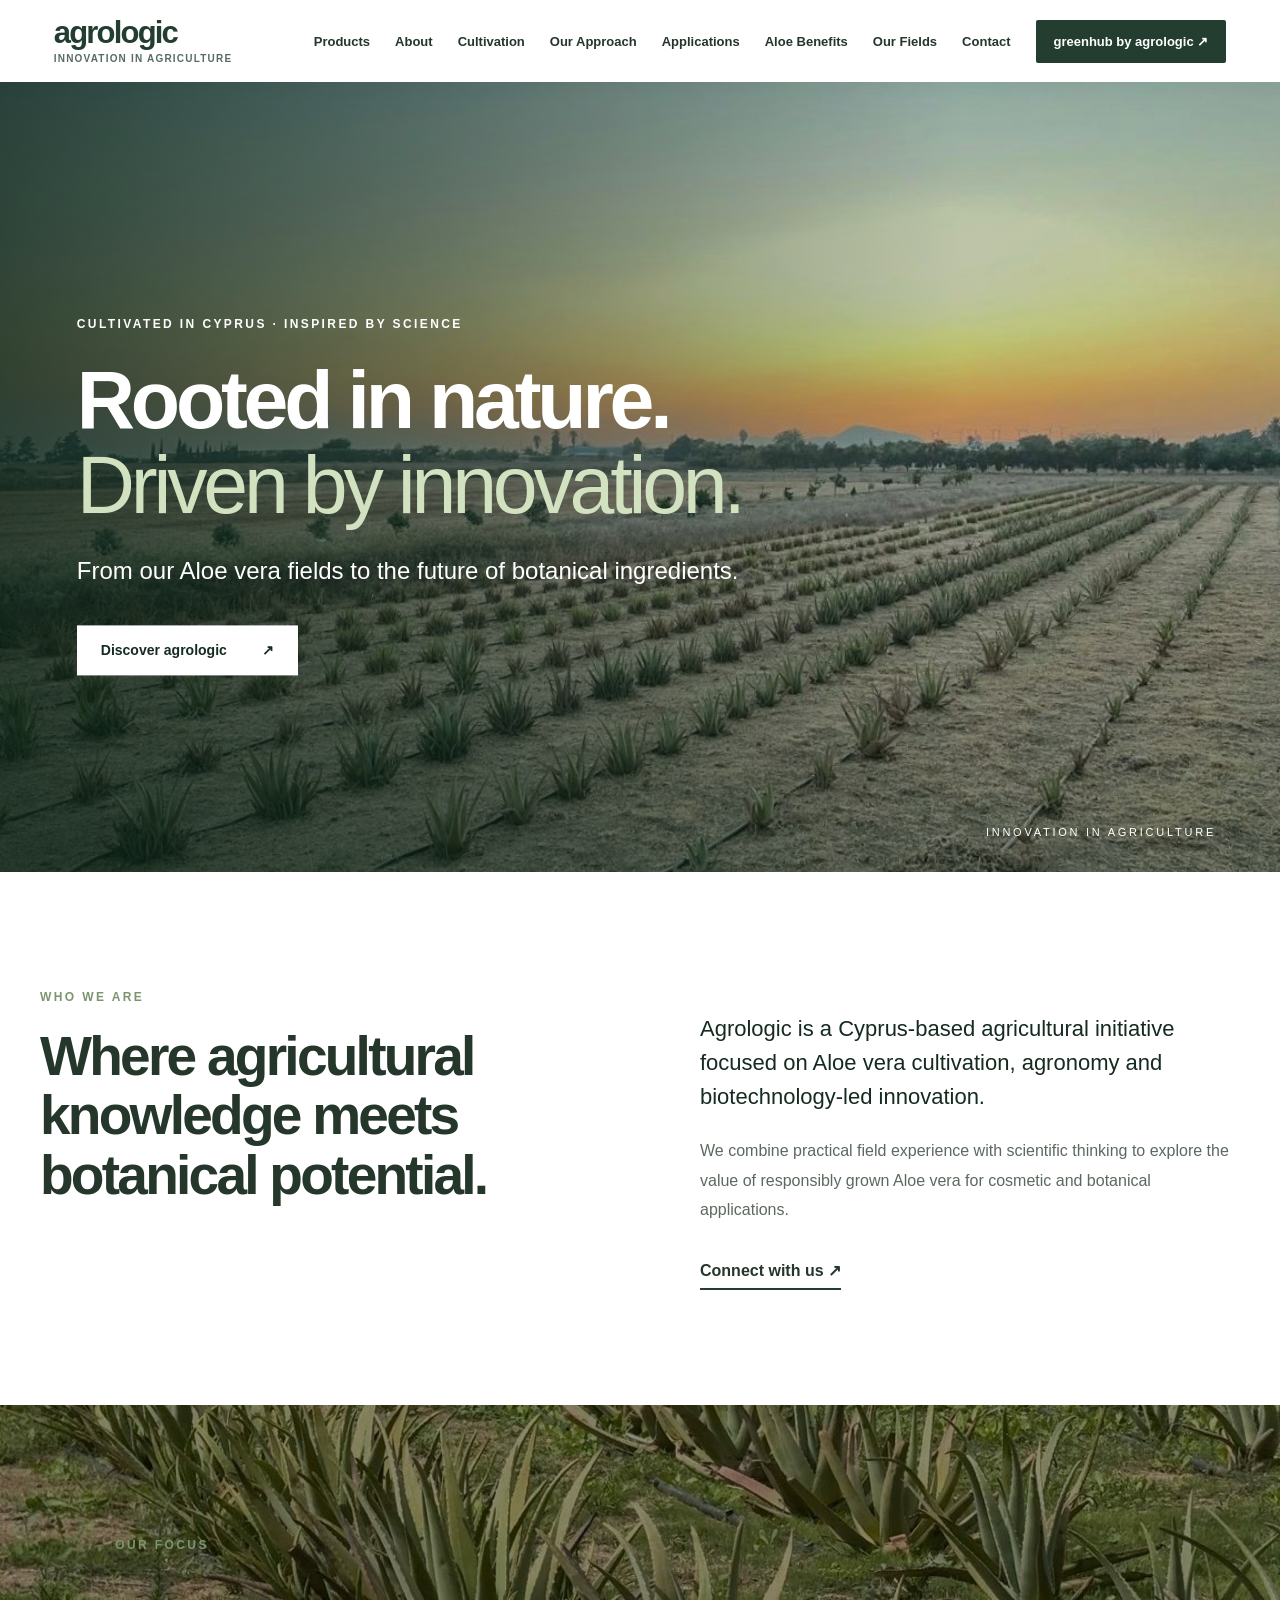
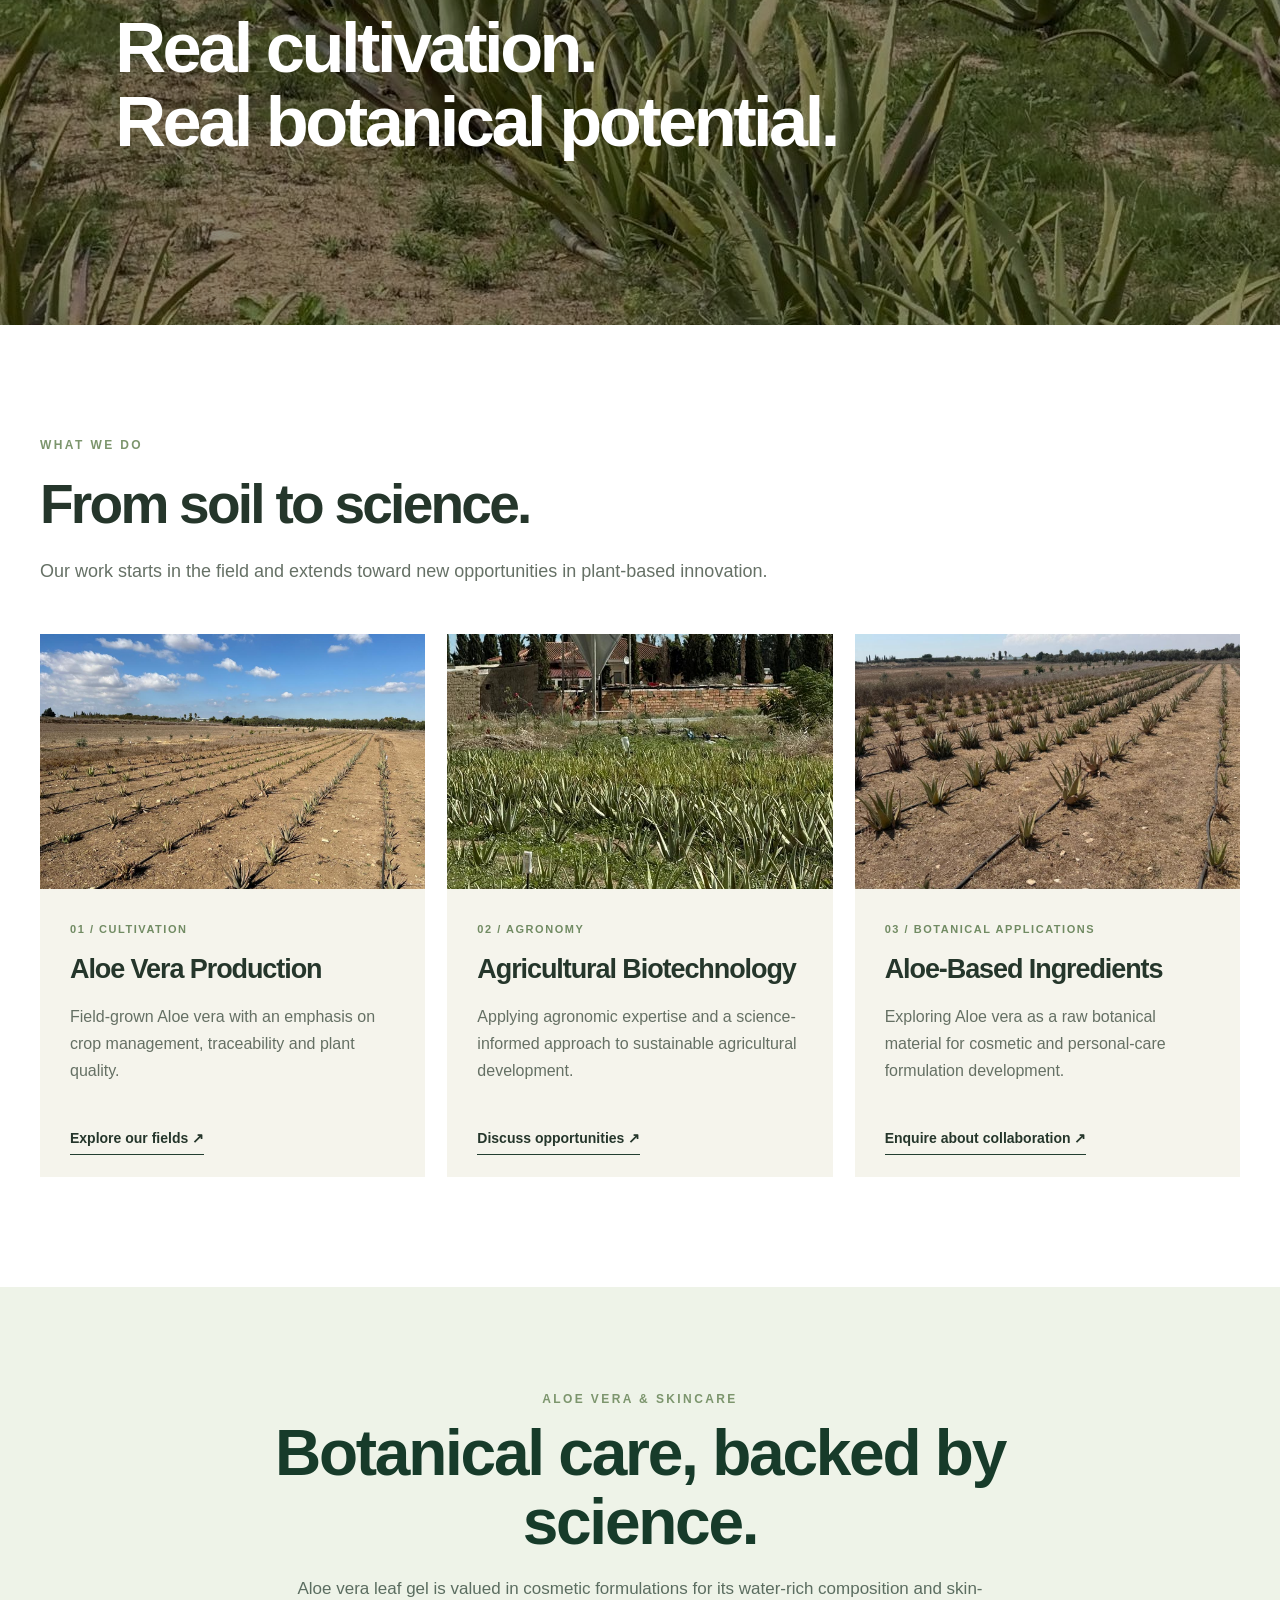
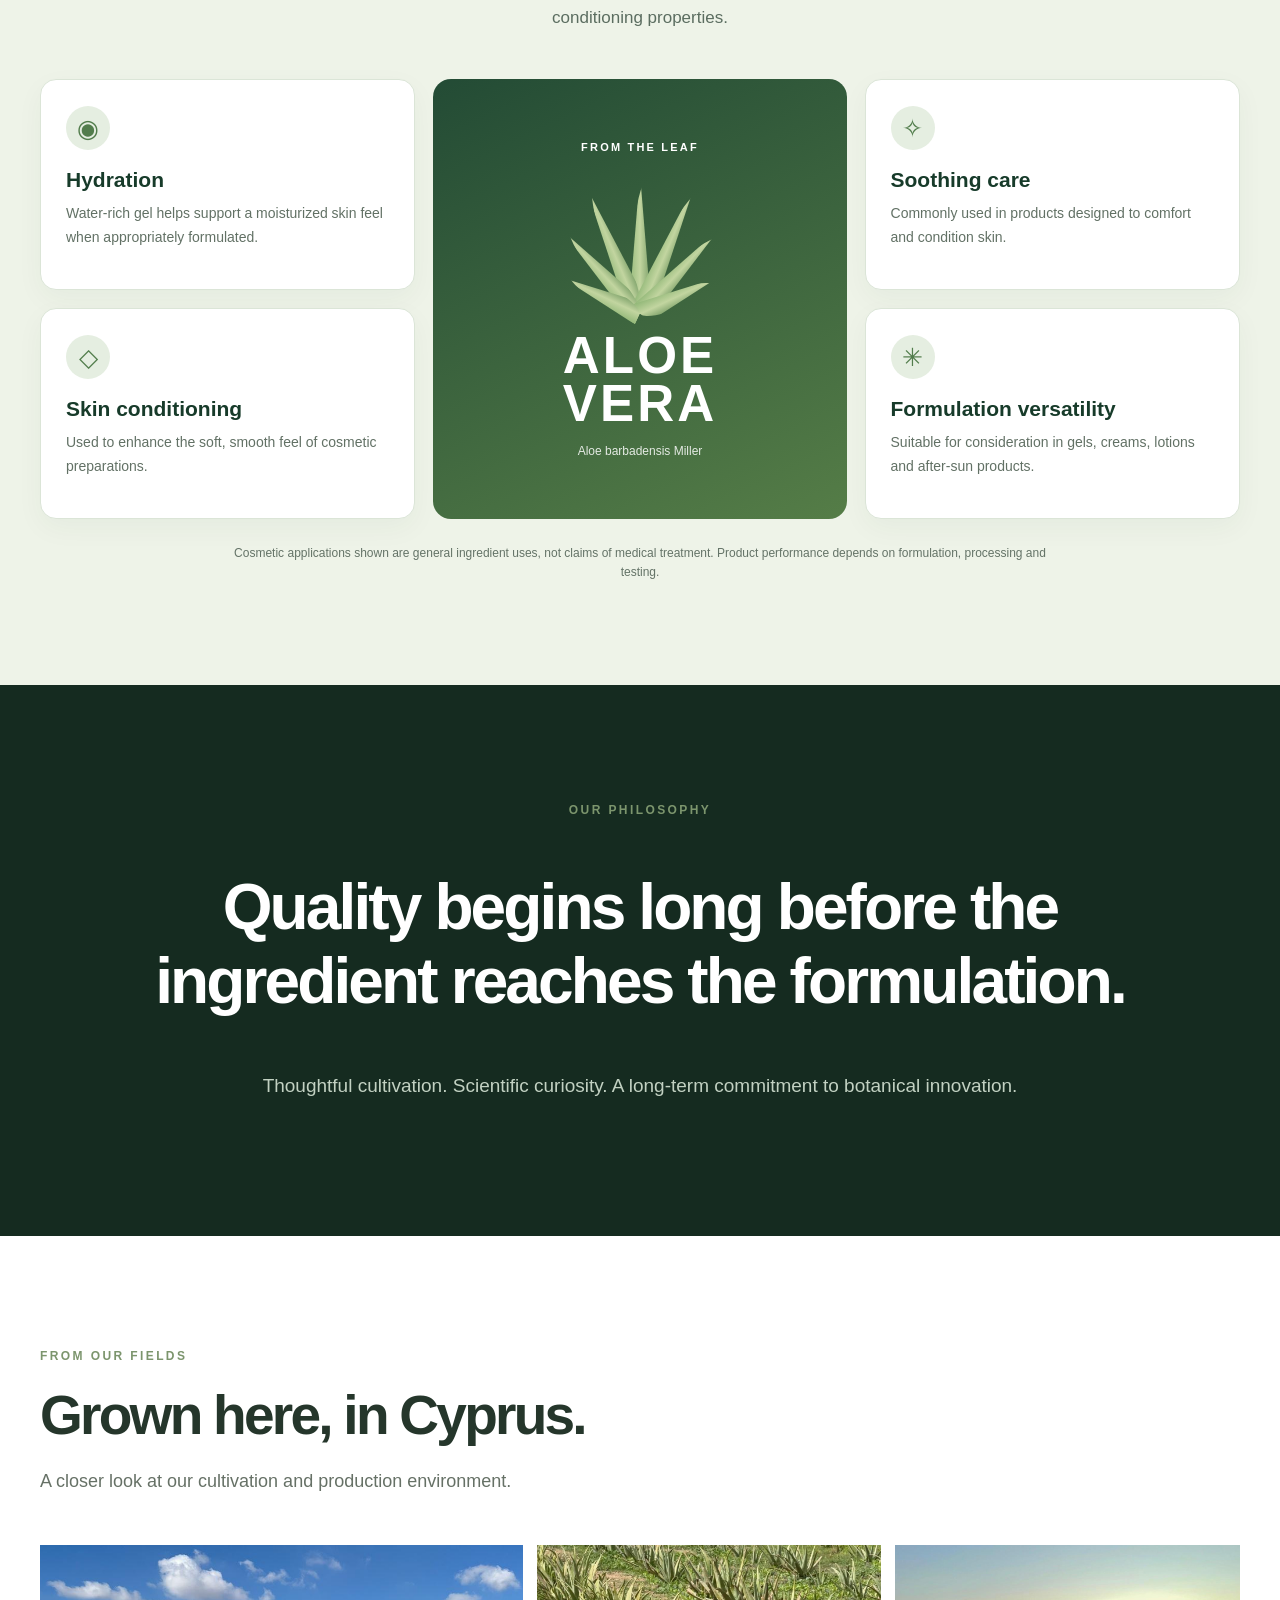
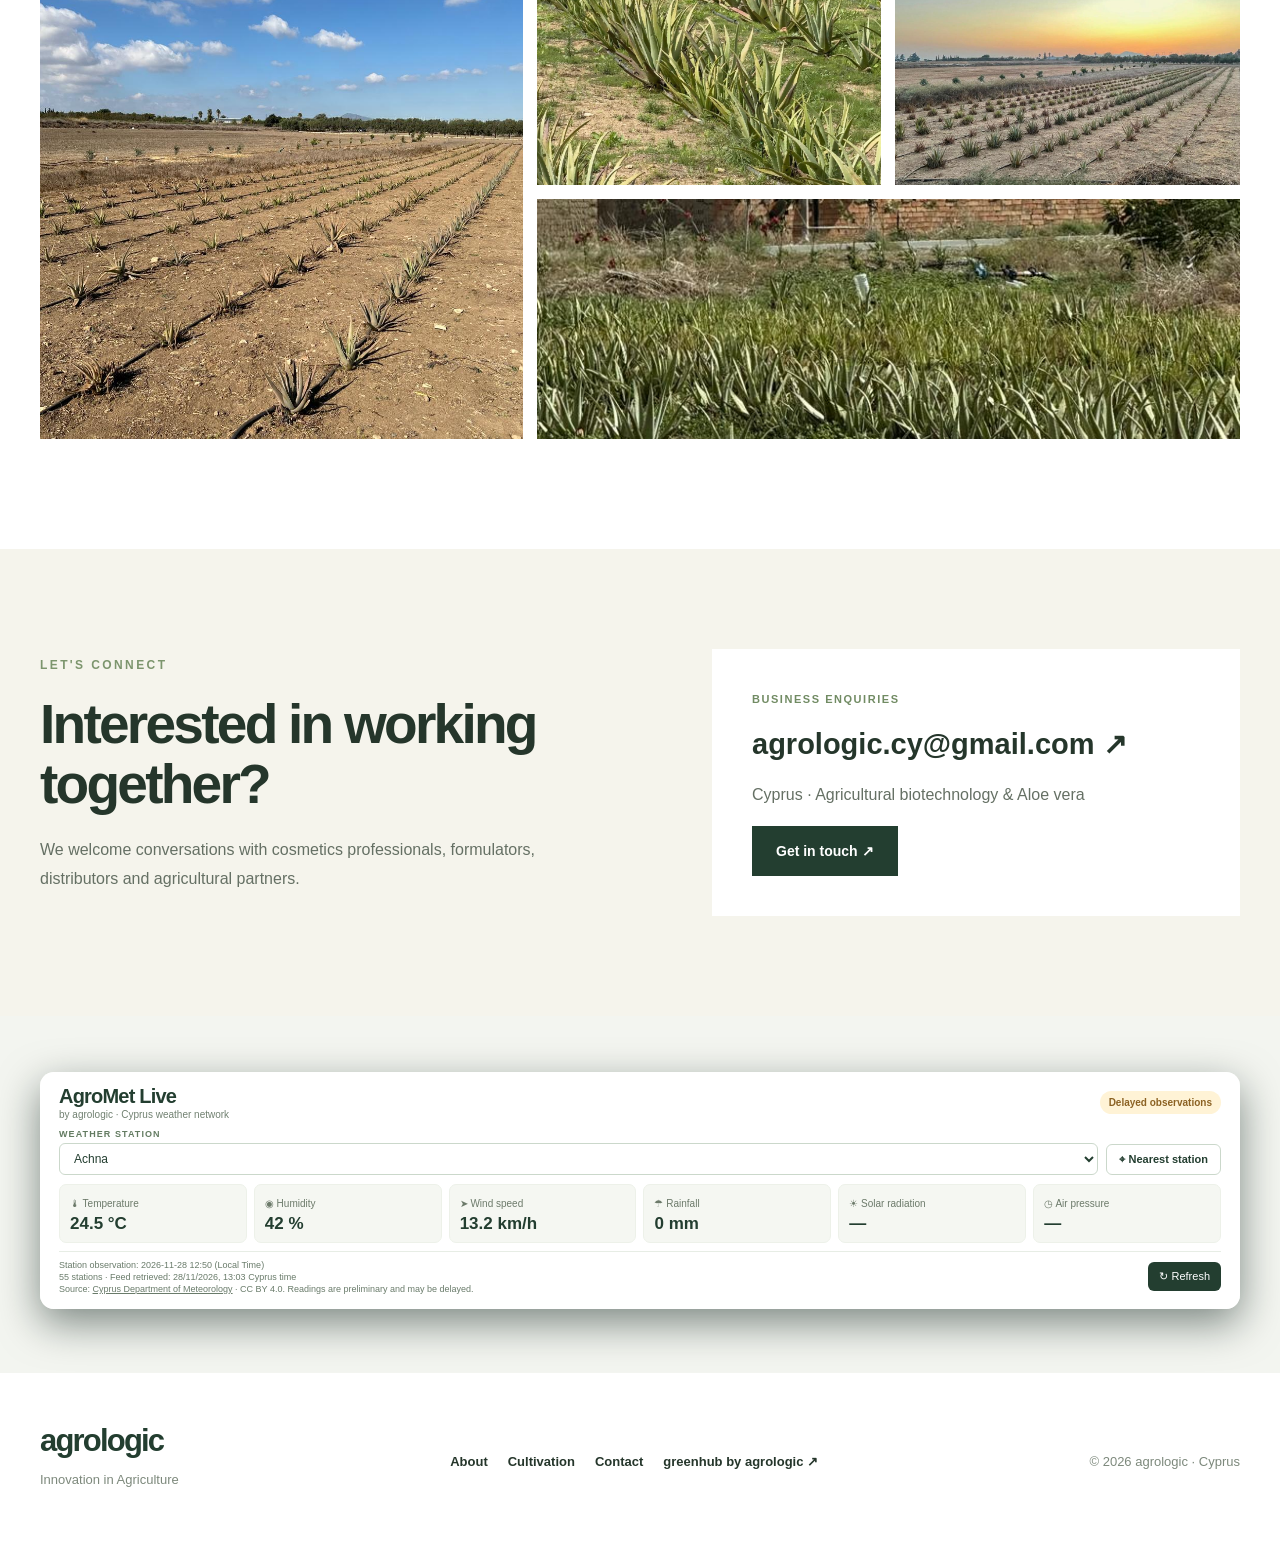
<file: index.html>
<!doctype html><html lang="en"><head><meta charset="utf-8"><meta name="viewport" content="width=device-width,initial-scale=1"><meta name="description" content="Agrologic — Cyprus-grown Aloe vera, agronomy and agricultural biotechnology for botanical innovation."><title>agrologic | Aloe Vera & Agricultural Biotechnology</title><link rel="stylesheet" href="agrologic-home.css"><link rel="stylesheet" href="agromet-widget.css"><style id="agromet-bottom-layout">
/* AgroMet was previously an overlay inside the hero. Reset its overlay positioning
   now that it is a normal section after Contact. */
main > #agromet.agromet-section {
  position: relative !important;
  inset: auto !important;
  top: auto !important; right: auto !important; bottom: auto !important; left: auto !important;
  display: block !important;
  width: 100% !important;
  height: auto !important;
  min-height: 0 !important;
  margin: 0 !important;
  padding: 56px 24px 64px !important;
  transform: none !important;
  background: #f3f5f0 !important;
  z-index: 1 !important;
  box-sizing: border-box;
}
main > #agromet .am-overlay-inner {
  position: relative !important;
  inset: auto !important;
  transform: none !important;
  display: block !important;
  width: min(1200px, 100%) !important;
  max-width: 1200px !important;
  height: auto !important;
  margin: 0 auto !important;
  padding: 0 !important;
}
main > #agromet .am-widget {
  position: relative !important;
  inset: auto !important;
  transform: none !important;
  width: 100% !important;
  max-width: 100% !important;
  box-sizing: border-box;
}
@media (max-width: 600px) {
  main > #agromet.agromet-section { padding: 32px 14px 40px !important; }
}
</style></head><body>
<header class="top"><a class="logo brand-lockup" href="#home"><span class="brand-name">agrologic</span><span class="brand-tagline">Innovation in Agriculture</span></a><button class="menu" aria-label="Toggle navigation" aria-expanded="false">☰</button><nav id="nav"><a href="products.html">Products</a><a href="#about">About</a><a href="#cultivation">Cultivation</a><a href="#science">Our Approach</a><a href="#applications">Applications</a><a href="#benefits">Aloe Benefits</a><a href="#gallery">Our Fields</a><a href="#contact">Contact</a><a class="greenhub" href="login.html">greenhub by agrologic ↗</a></nav></header>
<main id="home"><section class="hero"><img src="assets/land3.jpeg" alt="Agrologic Aloe vera cultivation in Cyprus at sunset"><div class="shade"></div><div class="hero-inner"><span class="kicker">CULTIVATED IN CYPRUS · INSPIRED BY SCIENCE</span><h1>Rooted in nature.<br><em>Driven by innovation.</em></h1><p>From our Aloe vera fields to the future of botanical ingredients.</p><a class="cta light" href="#about">Discover agrologic <span>↗</span></a></div><span class="hero-side">INNOVATION IN AGRICULTURE</span></section>
<section id="about" class="intro wrap"><div><span class="eyebrow">WHO WE ARE</span><h2>Where agricultural knowledge meets botanical potential.</h2></div><div><p class="lead">Agrologic is a Cyprus-based agricultural initiative focused on Aloe vera cultivation, agronomy and biotechnology-led innovation.</p><p>We combine practical field experience with scientific thinking to explore the value of responsibly grown Aloe vera for cosmetic and botanical applications.</p><a class="textlink" href="#contact">Connect with us ↗</a></div></section>
<section class="photo-banner"><img src="assets/land5.jpeg" alt="Close view of Aloe vera plants cultivated in rows"><div><span class="eyebrow">OUR FOCUS</span><h2>Real cultivation.<br>Real botanical potential.</h2></div></section>
<section id="cultivation" class="services wrap"><div class="section-head"><span class="eyebrow">WHAT WE DO</span><h2>From soil to science.</h2><p>Our work starts in the field and extends toward new opportunities in plant-based innovation.</p></div><div class="cards"><article><img src="assets/land2.jpeg" alt="Rows of drip-irrigated Aloe vera plants"><div><span>01 / CULTIVATION</span><h3>Aloe Vera Production</h3><p>Field-grown Aloe vera with an emphasis on crop management, traceability and plant quality.</p><a href="#gallery">Explore our fields ↗</a></div></article><article id="science"><img src="assets/land1.jpeg" alt="Aloe vera field and agricultural infrastructure"><div><span>02 / AGRONOMY</span><h3>Agricultural Biotechnology</h3><p>Applying agronomic expertise and a science-informed approach to sustainable agricultural development.</p><a href="#contact">Discuss opportunities ↗</a></div></article><article id="applications"><img src="assets/land4.jpeg" alt="Cultivated Aloe vera field in Cyprus"><div><span>03 / BOTANICAL APPLICATIONS</span><h3>Aloe-Based Ingredients</h3><p>Exploring Aloe vera as a raw botanical material for cosmetic and personal-care formulation development.</p><a href="#contact">Enquire about collaboration ↗</a></div></article></div></section>

<section id="benefits" class="aloe-benefits" aria-labelledby="benefits-title">
  <div class="wrap">
    <div class="benefits-heading"><span class="eyebrow">ALOE VERA &amp; SKINCARE</span><h2 id="benefits-title">Botanical care, backed by science.</h2>
    <p>Aloe vera leaf gel is valued in cosmetic formulations for its water-rich composition and skin-conditioning properties.</p></div>
    <div class="benefits-visual">
      <div class="benefit benefit-one"><span class="benefit-icon" aria-hidden="true">◉</span><h3>Hydration</h3><p>Water-rich gel helps support a moisturized skin feel when appropriately formulated.</p></div>
      <div class="benefit benefit-two"><span class="benefit-icon" aria-hidden="true">✧</span><h3>Soothing care</h3><p>Commonly used in products designed to comfort and condition skin.</p></div>
      <div class="benefits-center"><span class="center-small">FROM THE LEAF</span><div class="aloe-illustration" aria-hidden="true"><i></i><i></i><i></i><i></i><i></i><i></i><i></i></div><strong>ALOE<br>VERA</strong><span class="center-latin">Aloe barbadensis Miller</span></div>
      <div class="benefit benefit-three"><span class="benefit-icon" aria-hidden="true">◇</span><h3>Skin conditioning</h3><p>Used to enhance the soft, smooth feel of cosmetic preparations.</p></div>
      <div class="benefit benefit-four"><span class="benefit-icon" aria-hidden="true">✳</span><h3>Formulation versatility</h3><p>Suitable for consideration in gels, creams, lotions and after-sun products.</p></div>
    </div>
    <p class="benefits-disclaimer">Cosmetic applications shown are general ingredient uses, not claims of medical treatment. Product performance depends on formulation, processing and testing.</p>
  </div>
</section>
<section class="statement"><div class="wrap"><span class="eyebrow">OUR PHILOSOPHY</span><h2>Quality begins long before the ingredient reaches the formulation.</h2><p>Thoughtful cultivation. Scientific curiosity. A long-term commitment to botanical innovation.</p></div></section>
<section id="gallery" class="gallery wrap"><div class="section-head"><span class="eyebrow">FROM OUR FIELDS</span><h2>Grown here, in Cyprus.</h2><p>A closer look at our cultivation and production environment.</p></div><div class="gallery-grid"><img src="assets/land2.jpeg" alt="Aloe vera rows in open farmland"><img src="assets/land5.jpeg" alt="Established Aloe vera plants"><img src="assets/land3.jpeg" alt="Aloe vera field at sunset"><img src="assets/land1.jpeg" alt="Agricultural infrastructure beside Aloe vera"></div></section>

<section id="contact" class="contact"><div class="wrap contact-grid"><div><span class="eyebrow">LET'S CONNECT</span><h2>Interested in working together?</h2><p>We welcome conversations with cosmetics professionals, formulators, distributors and agricultural partners.</p></div><div class="contact-box"><span>BUSINESS ENQUIRIES</span><a class="email" href="mailto:agrologic.cy@gmail.com?subject=Agrologic%20Business%20Enquiry">agrologic.cy@gmail.com ↗</a><p>Cyprus · Agricultural biotechnology & Aloe vera</p><a class="cta" href="mailto:agrologic.cy@gmail.com?subject=Agrologic%20Business%20Enquiry">Get in touch ↗</a></div></div></section><section id="agromet" class="agromet-section"><div class="am-overlay-inner"><div class="am-widget" id="agromet-widget"><div class="am-top"><div><strong>AgroMet Live</strong><small>by agrologic · Cyprus weather network</small></div><span id="am-status" class="am-status" data-state="waiting" role="status">Loading observations…</span></div><div class="am-controls"><div class="am-select-wrap"><label for="am-station">WEATHER STATION</label><select id="am-station" aria-label="Weather station"><option>Loading stations…</option></select></div><button type="button" id="am-nearest">⌖ Nearest station</button></div><div class="am-metrics"><div class="am-metric"><span>🌡 Temperature</span><strong data-reading="temperature">—</strong></div><div class="am-metric"><span>◉ Humidity</span><strong data-reading="humidity">—</strong></div><div class="am-metric"><span>➤ Wind speed</span><strong data-reading="wind">—</strong></div><div class="am-metric"><span>☂ Rainfall</span><strong data-reading="rain">—</strong></div><div class="am-metric"><span>☀ Solar radiation</span><strong data-reading="solar">—</strong></div><div class="am-metric"><span>◷ Air pressure</span><strong data-reading="pressure">—</strong></div></div><div class="am-foot"><div><p id="am-updated">Station observation time: unavailable</p><p id="am-source">Weather feed awaiting first update</p><p>Source: <a href="https://dom.org.cy/AWS/OpenData/CyDoM.xml" target="_blank" rel="noopener noreferrer">Cyprus Department of Meteorology</a> · CC BY 4.0. Readings are preliminary and may be delayed.</p></div><button type="button" id="am-refresh">↻ Refresh</button></div></div></div></section></main>
<footer><div class="wrap foot"><div><a class="logo" href="#home">agrologic</a><p>Innovation in Agriculture</p></div><div><a href="#about">About</a><a href="#cultivation">Cultivation</a><a href="#contact">Contact</a><a href="login.html">greenhub by agrologic ↗</a></div><small>© <span id="year"></span> agrologic · Cyprus</small></div></footer>
<script src="agromet-widget.js" defer></script><script>document.getElementById('year').textContent=new Date().getFullYear();const b=document.querySelector('.menu'),n=document.querySelector('#nav');b.addEventListener('click',()=>{const o=n.classList.toggle('open');b.setAttribute('aria-expanded',String(o))});n.querySelectorAll('a').forEach(a=>a.addEventListener('click',()=>{n.classList.remove('open');b.setAttribute('aria-expanded','false')}));</script></body></html>
</file>
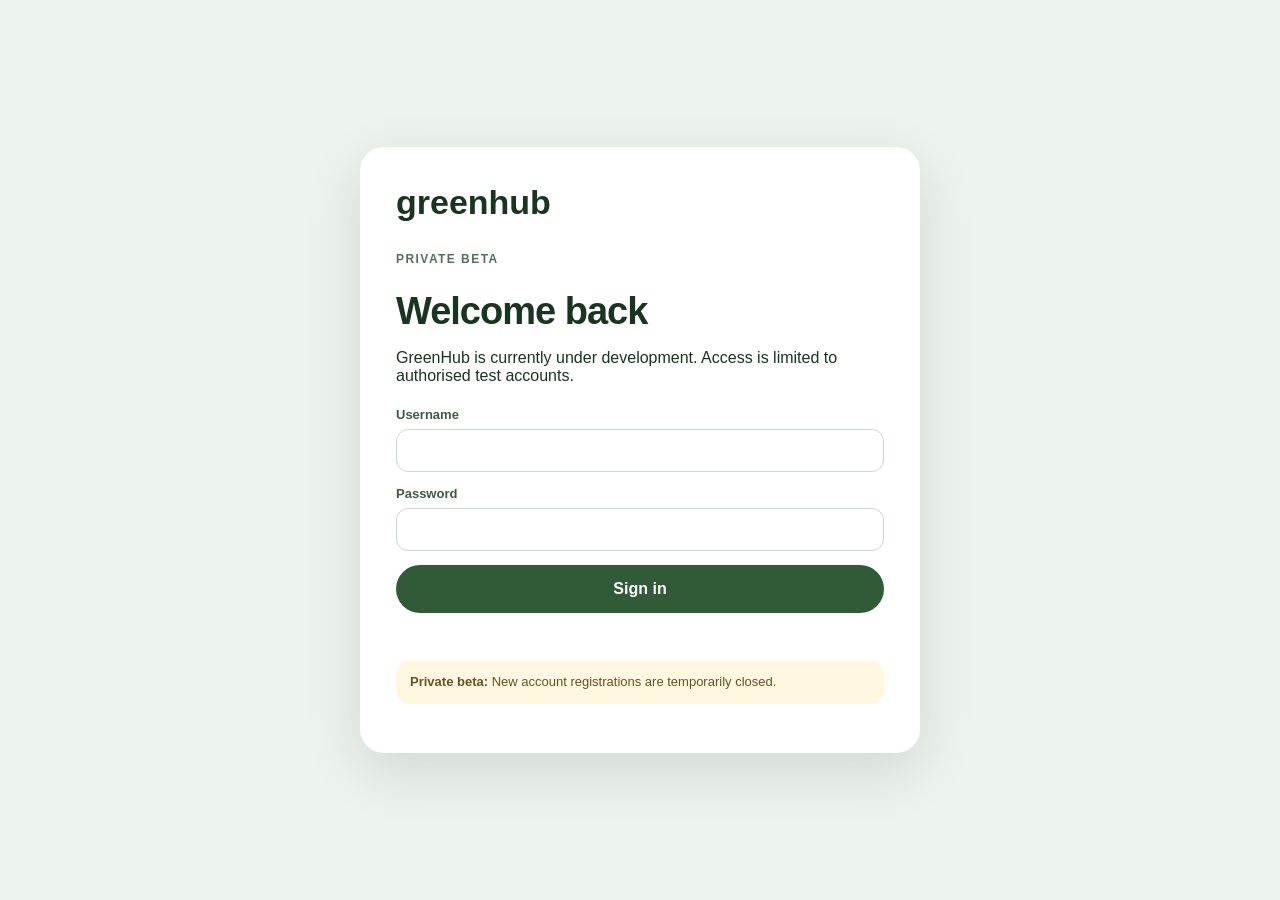
<file: greenhub/index.html>
<!DOCTYPE html><html><head><meta charset="UTF-8"><meta name="viewport" content="width=device-width,initial-scale=1"><title>greenhub home</title><link rel="stylesheet" href="greenhub.css"><link rel="stylesheet" href="greenhub-v1.2.css"></head><body><header class="topbar">
  <a class="brand" href="index.html">greenhub</a>
  <div class="topbar-right">
    <nav>
      <a href="index.html">Home</a>
      <a href="plants.html">My Plants</a>
      <a href="../greenhub.html">Marketplace</a>
    </nav>
    <a class="account-chip" href="profile.html" aria-label="Open my profile">
      <span class="account-avatar">👤</span>
      <span class="account-copy">
        <strong data-user-name>Member</strong>
        <small><span data-user-location>Cyprus</span> · My account</small>
      </span>
    </a>
    <button id="logoutButton" class="logout-compact" type="button">Logout</button>
  </div>
</header><main class="page-shell"><section class="welcome-card"><p class="eyebrow">greenhub by agrologic</p><h1>Welcome, <span data-user-name>member</span></h1><p>Your GreenHub test profile is active. Add your own plants, upload their photos and prepare them for the marketplace.</p><div class="home-actions"><a class="primary-action" href="plants.html">Add your plants</a><a class="secondary-button" href="../greenhub.html">Open Marketplace</a></div></section><section class="module-grid"><a class="module-card active" href="plants.html"><span>🌿</span><h2>My Plants</h2><p>Add photos and details, set a sale price and optionally accept exchange offers.</p></a><a class="module-card active" href="../greenhub.html"><span>🛒</span><h2>Marketplace</h2><p>Public marketplace prototype.</p></a><a class="module-card active" href="profile.html"><span>👤</span><h2>My Profile</h2><p>Review your test identity and location.</p></a><a class="module-card active" href="../ar-preview.html"><span>📷</span><h2>AR Preview</h2><p>Open the existing AR prototype.</p></a><article class="module-card locked"><span>💳</span><h2>Payments</h2><p>Not connected yet.</p></article><article class="module-card locked"><span>💬</span><h2>Messaging</h2><p>Planned later.</p></article></section></main><script src="greenhub.js"></script></body></html>
</file>
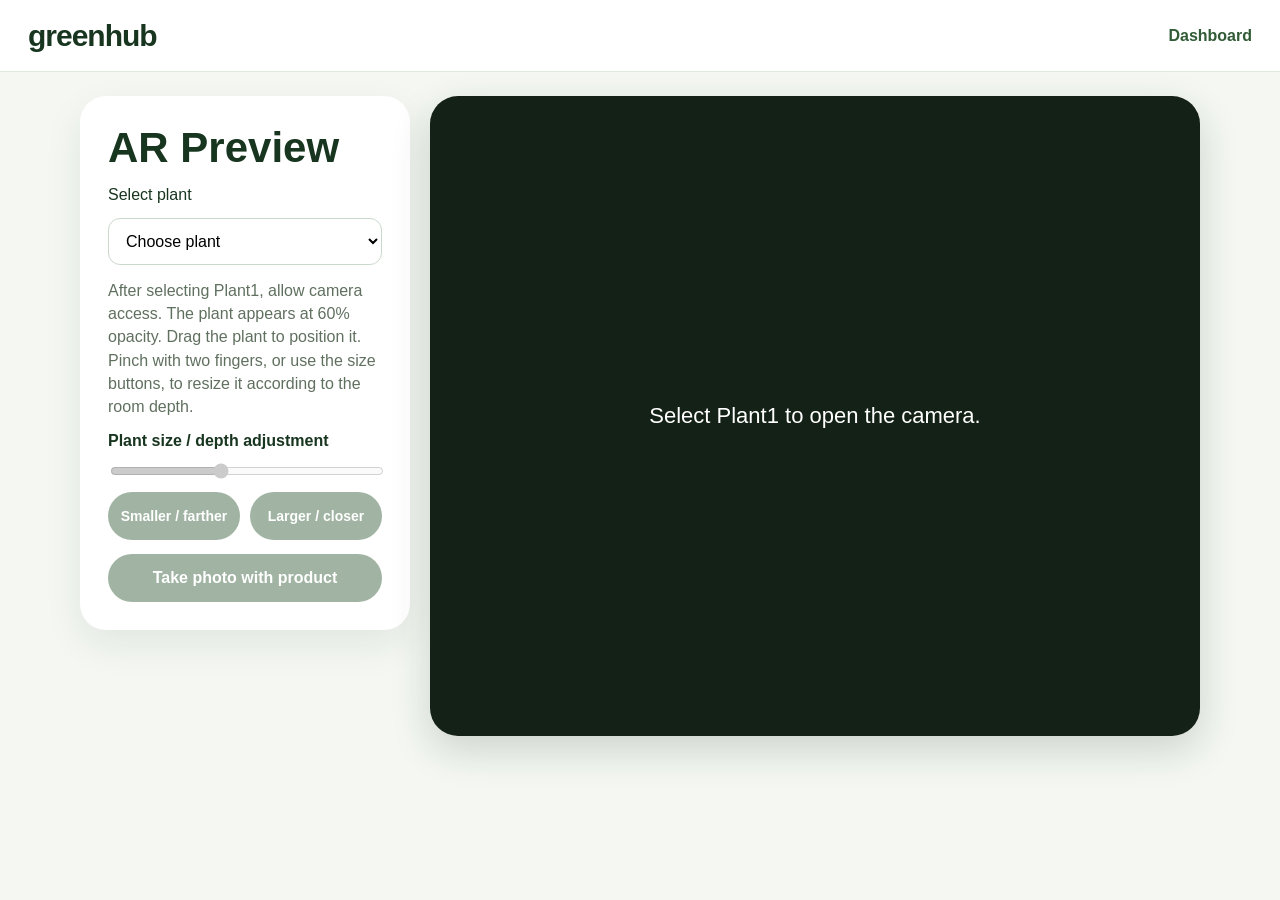
<file: ar-preview.html>
<!DOCTYPE html>
<html lang="en">
<head>
  <meta charset="UTF-8" />
  <meta name="viewport" content="width=device-width, initial-scale=1.0" />
  <title>greenhub AR Preview</title>
  <link rel="stylesheet" href="style.css" />
</head>
<body class="ar-page">
  <header class="greenhub-header">
    <a class="brand" href="greenhub.html">greenhub</a>
    <nav>
      <a href="greenhub.html">Dashboard</a>
    </nav>
  </header>

  <main class="ar-layout">
    <section class="ar-controls">
      <h1>AR Preview</h1>
      <label for="plantSelect">Select plant</label>
      <select id="plantSelect">
        <option value="">Choose plant</option>
        <option value="plant1">Plant1 — W 20 cm / H 70 cm</option>
      </select>
      <p class="small-note">After selecting Plant1, allow camera access. The plant appears at 60% opacity. Drag the plant to position it. Pinch with two fingers, or use the size buttons, to resize it according to the room depth.</p>
      <div class="ar-toolbox">
        <label for="sizeSlider">Plant size / depth adjustment</label>
        <input id="sizeSlider" type="range" min="30" max="130" value="70" disabled />
        <div class="size-buttons">
          <button id="smallerButton" type="button" disabled>Smaller / farther</button>
          <button id="largerButton" type="button" disabled>Larger / closer</button>
        </div>
      </div>
      <button id="captureButton" disabled>Take photo with product</button>
    </section>

    <section class="camera-stage" id="cameraStage">
      <video id="cameraVideo" autoplay playsinline muted></video>
      <img id="plantOverlay" src="assets/plant1.png" alt="Plant1 AR preview" />
      <div class="camera-placeholder" id="cameraPlaceholder">Select Plant1 to open the camera.</div>
    </section>

    <section id="captureResult" class="capture-result hidden" aria-live="polite">
      <h2>Captured photo</h2>
      <img id="capturedImage" alt="Captured GreenHub AR preview" />
      <button id="shareButton" type="button">Save / Share photo</button>
      <a id="desktopDownloadLink" class="secondary-button hidden" download="greenhub-plant1-preview.png">Download photo</a>
      <p id="saveNote" class="small-note"></p>
    </section>

    <canvas id="captureCanvas" class="hidden"></canvas>
  </main>

  <script src="ar-preview.js"></script>
</body>
</html>
</file>
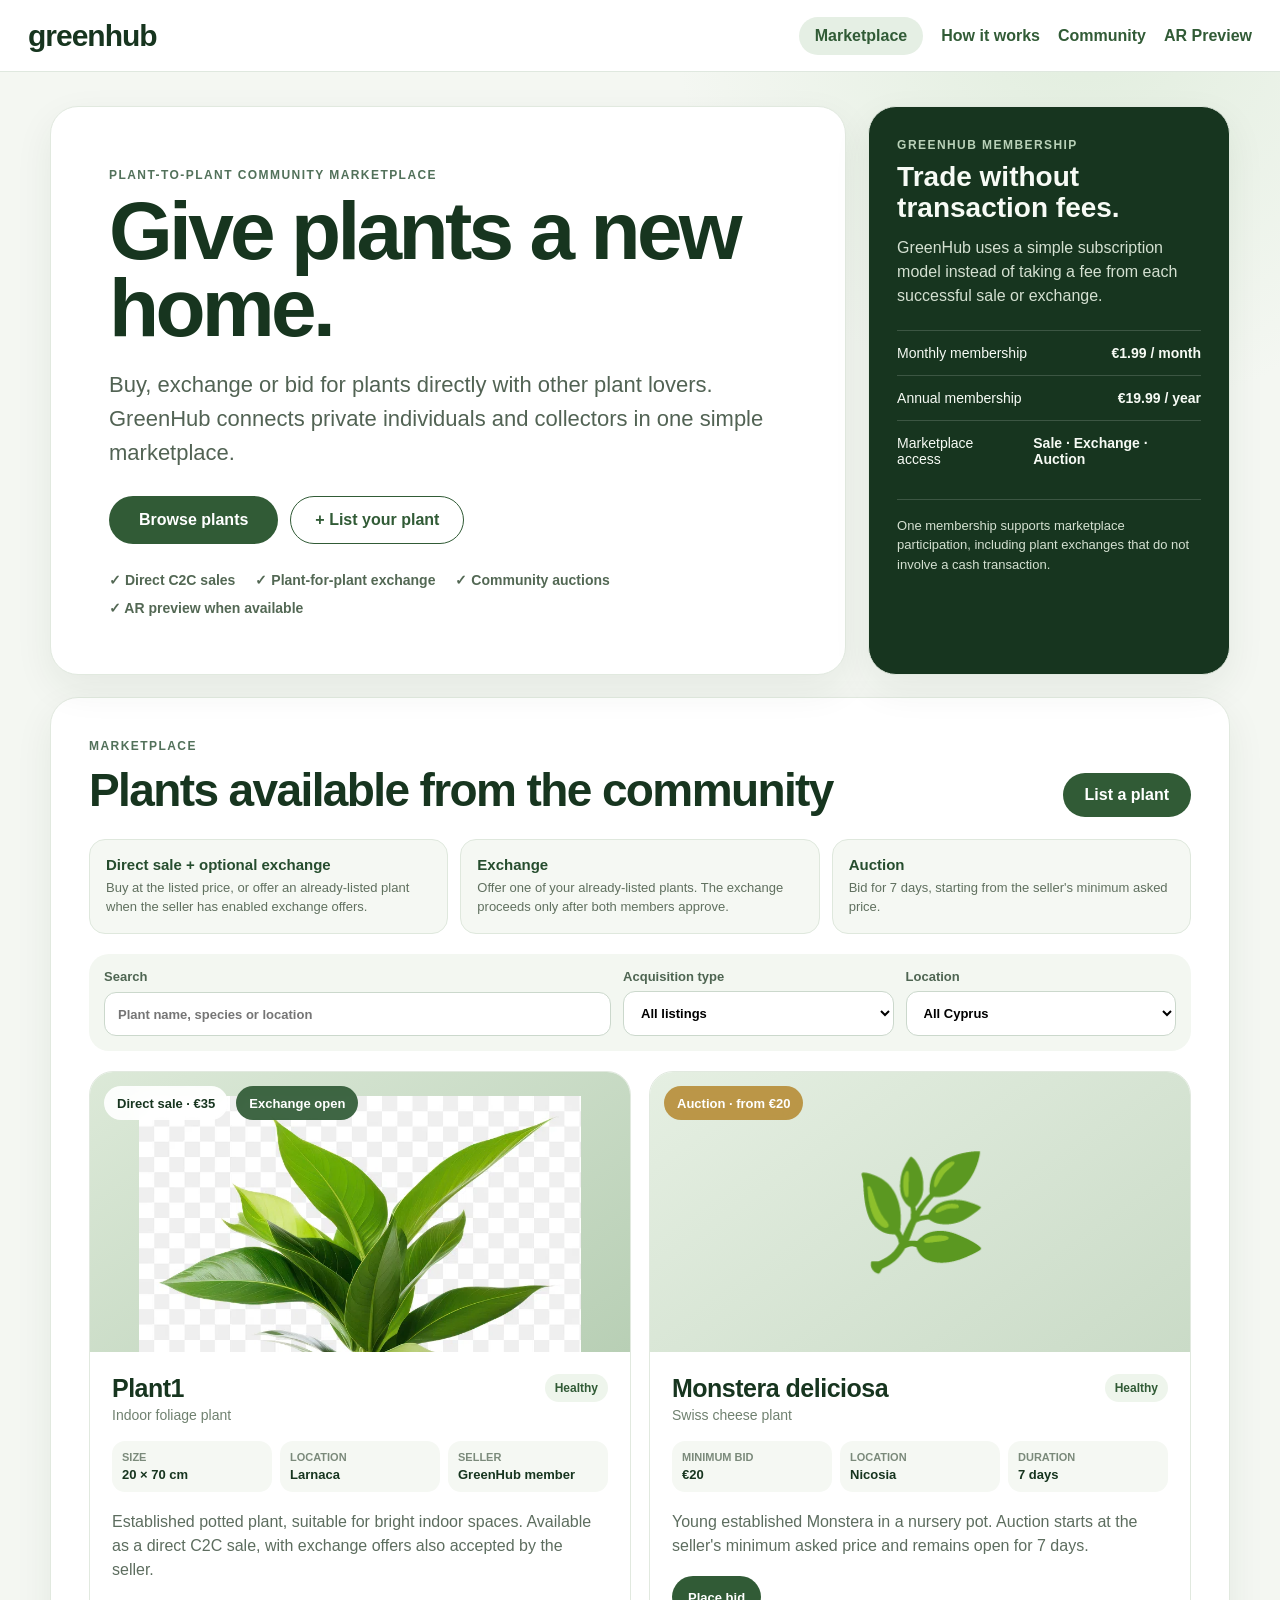
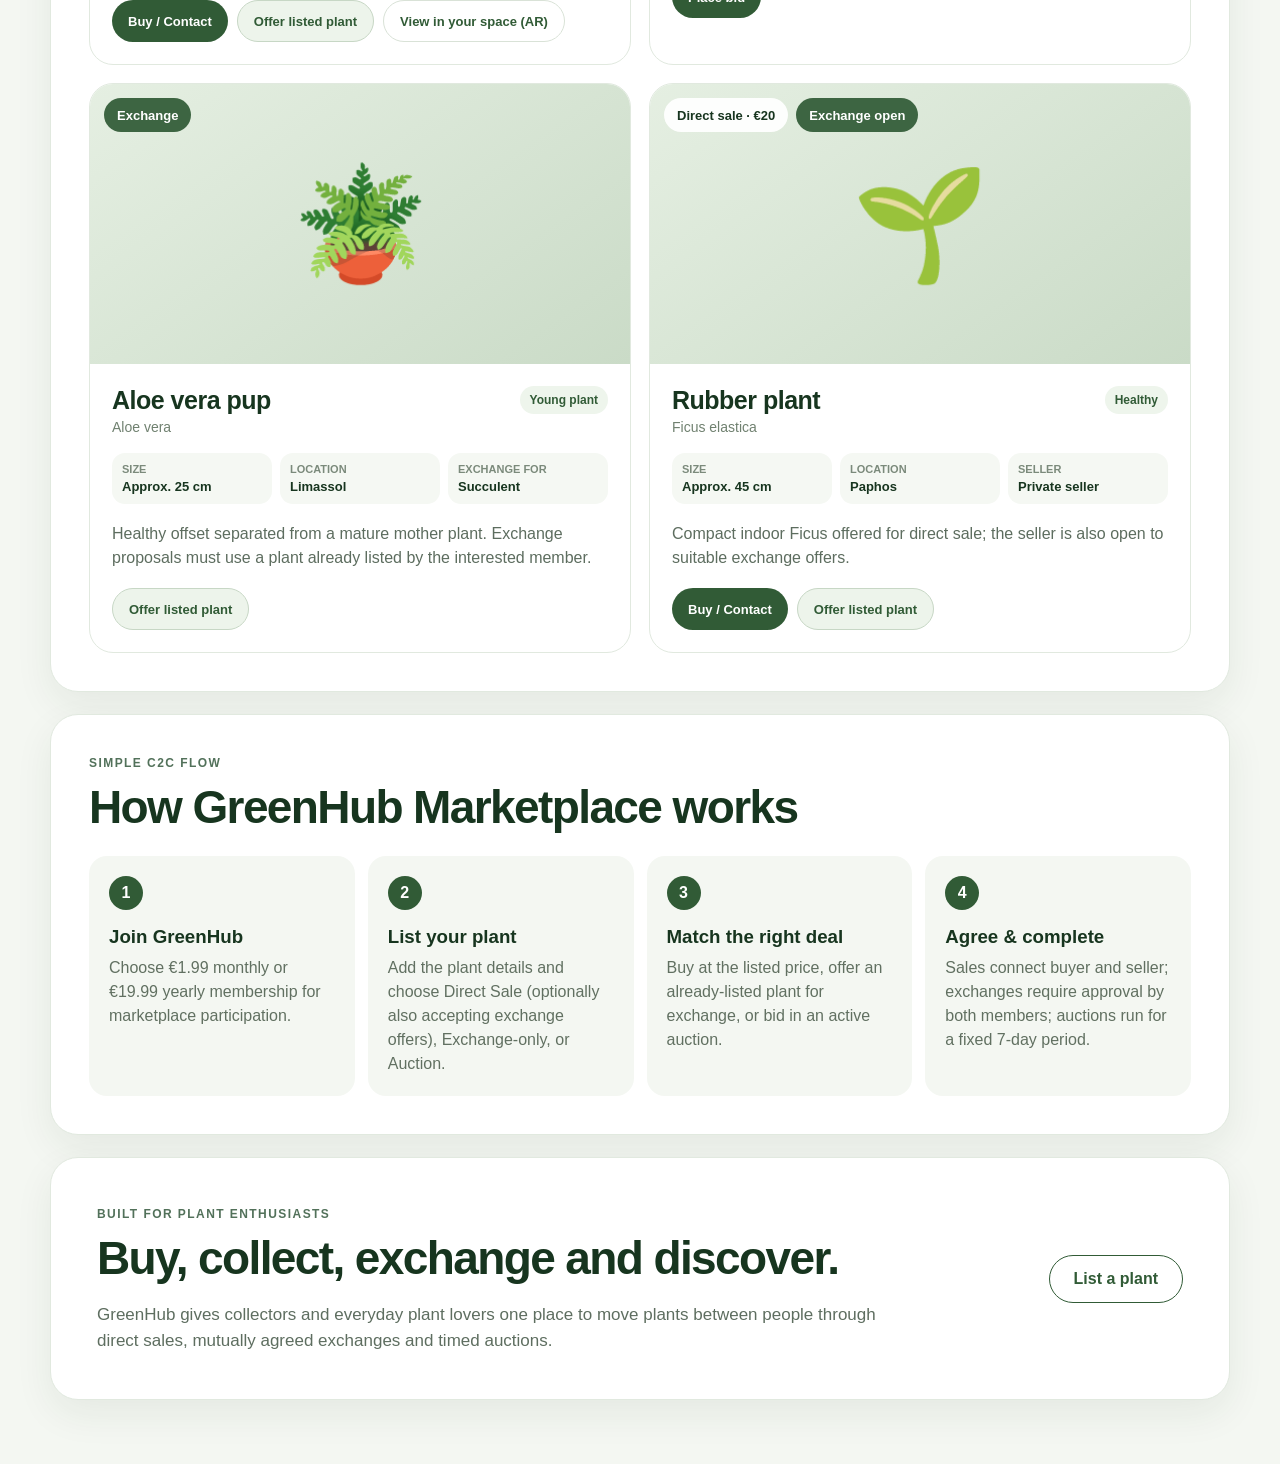
<file: greenhub.html>
<!DOCTYPE html>
<html lang="en">
<head>
  <meta charset="UTF-8" />
  <meta name="viewport" content="width=device-width, initial-scale=1.0" />
  <title>greenhub marketplace</title>
  <link rel="stylesheet" href="style.css" />
  <link rel="stylesheet" href="greenhub-v1.1.css" />
</head>
<body class="greenhub-page marketplace-page">
  <header class="greenhub-header">
    <a class="brand" href="greenhub.html">greenhub</a>
    <nav>
      <a href="#marketplace" class="nav-highlight">Marketplace</a>
      <a href="#how-it-works">How it works</a>
      <a href="#community">Community</a>
      <a href="ar-preview.html">AR Preview</a>
    </nav>
  </header>

  <main class="marketplace-shell">
    <section class="marketplace-hero">
      <div class="marketplace-hero-copy">
        <span class="eyebrow">plant-to-plant community marketplace</span>
        <h1>Give plants a new home.</h1>
        <p>Buy, exchange or bid for plants directly with other plant lovers. GreenHub connects private individuals and collectors in one simple marketplace.</p>
        <div class="hero-actions">
          <a class="primary-button" href="#marketplace">Browse plants</a>
          <button class="outline-button" id="openListingButton" type="button">+ List your plant</button>
        </div>
        <div class="marketplace-points">
          <span>✓ Direct C2C sales</span>
          <span>✓ Plant-for-plant exchange</span>
          <span>✓ Community auctions</span>
          <span>✓ AR preview when available</span>
        </div>
      </div>
      <aside class="marketplace-model">
        <span class="eyebrow">GreenHub membership</span>
        <strong>Trade without transaction fees.</strong>
        <p>GreenHub uses a simple subscription model instead of taking a fee from each successful sale or exchange.</p>
        <div class="model-row"><span>Monthly membership</span><b>€1.99 / month</b></div>
        <div class="model-row"><span>Annual membership</span><b>€19.99 / year</b></div>
        <div class="model-row"><span>Marketplace access</span><b>Sale · Exchange · Auction</b></div>
        <p class="membership-note">One membership supports marketplace participation, including plant exchanges that do not involve a cash transaction.</p>
      </aside>
    </section>

    <section id="marketplace" class="marketplace-section">
      <div class="section-heading">
        <div>
          <span class="eyebrow">Marketplace</span>
          <h2>Plants available from the community</h2>
        </div>
        <button class="primary-button compact-button" id="openListingButton2" type="button">List a plant</button>
      </div>

      <div class="acquisition-strip" aria-label="Ways to acquire plants">
        <article><strong>Direct sale + optional exchange</strong><span>Buy at the listed price, or offer an already-listed plant when the seller has enabled exchange offers.</span></article>
        <article><strong>Exchange</strong><span>Offer one of your already-listed plants. The exchange proceeds only after both members approve.</span></article>
        <article><strong>Auction</strong><span>Bid for 7 days, starting from the seller's minimum asked price.</span></article>
      </div>

      <div class="marketplace-toolbar" aria-label="Marketplace filters">
        <label>
          Search
          <input id="marketSearch" type="search" placeholder="Plant name, species or location" />
        </label>
        <label>
          Acquisition type
          <select id="listingTypeFilter">
            <option value="all">All listings</option>
            <option value="sale">Direct sale (optionally + exchange)</option>
            <option value="exchange">Exchange</option>
            <option value="auction">Auction</option>
          </select>
        </label>
        <label>
          Location
          <select id="locationFilter">
            <option value="all">All Cyprus</option>
            <option value="Larnaca">Larnaca</option>
            <option value="Nicosia">Nicosia</option>
            <option value="Limassol">Limassol</option>
            <option value="Paphos">Paphos</option>
          </select>
        </label>
      </div>

      <div class="listing-grid" id="listingGrid">
        <article class="plant-listing" data-name="Plant1 indoor foliage" data-type="sale exchange" data-location="Larnaca">
          <div class="listing-image plant1-card">
            <img src="assets/plant1.png" alt="Plant1 indoor plant" />
            <div class="listing-badges"><span class="listing-badge sale-badge">Direct sale · €35</span><span class="listing-badge exchange-badge">Exchange open</span></div>
          </div>
          <div class="listing-body">
            <div class="listing-title-row">
              <div><h3>Plant1</h3><p class="latin-name">Indoor foliage plant</p></div>
              <span class="condition-pill">Healthy</span>
            </div>
            <dl class="plant-facts">
              <div><dt>Size</dt><dd>20 × 70 cm</dd></div>
              <div><dt>Location</dt><dd>Larnaca</dd></div>
              <div><dt>Seller</dt><dd>GreenHub member</dd></div>
            </dl>
            <p class="listing-description">Established potted plant, suitable for bright indoor spaces. Available as a direct C2C sale, with exchange offers also accepted by the seller.</p>
            <div class="listing-actions">
              <button class="primary-button buy-button" type="button" data-plant="Plant1" data-price="€35">Buy / Contact</button>
              <button class="secondary-action exchange-button" type="button" data-plant="Plant1">Offer listed plant</button>
              <a class="ar-action" href="ar-preview.html">View in your space (AR)</a>
            </div>
          </div>
        </article>

        <article class="plant-listing" data-name="Monstera deliciosa" data-type="auction" data-location="Nicosia">
          <div class="listing-image emoji-plant" aria-label="Monstera listing image placeholder">🌿
            <div class="listing-badges"><span class="listing-badge auction-badge">Auction · from €20</span></div>
          </div>
          <div class="listing-body">
            <div class="listing-title-row">
              <div><h3>Monstera deliciosa</h3><p class="latin-name">Swiss cheese plant</p></div>
              <span class="condition-pill">Healthy</span>
            </div>
            <dl class="plant-facts">
              <div><dt>Minimum bid</dt><dd>€20</dd></div>
              <div><dt>Location</dt><dd>Nicosia</dd></div>
              <div><dt>Duration</dt><dd>7 days</dd></div>
            </dl>
            <p class="listing-description">Young established Monstera in a nursery pot. Auction starts at the seller's minimum asked price and remains open for 7 days.</p>
            <div class="listing-actions">
              <button class="primary-button auction-button" type="button" data-plant="Monstera deliciosa" data-minimum="€20" data-timeframe="7 days">Place bid</button>
            </div>
          </div>
        </article>

        <article class="plant-listing" data-name="Aloe vera pup barbadensis" data-type="exchange" data-location="Limassol">
          <div class="listing-image emoji-plant" aria-label="Aloe vera listing image placeholder">🪴
            <div class="listing-badges"><span class="listing-badge exchange-badge">Exchange</span></div>
          </div>
          <div class="listing-body">
            <div class="listing-title-row">
              <div><h3>Aloe vera pup</h3><p class="latin-name">Aloe vera</p></div>
              <span class="condition-pill">Young plant</span>
            </div>
            <dl class="plant-facts">
              <div><dt>Size</dt><dd>Approx. 25 cm</dd></div>
              <div><dt>Location</dt><dd>Limassol</dd></div>
              <div><dt>Exchange for</dt><dd>Succulent</dd></div>
            </dl>
            <p class="listing-description">Healthy offset separated from a mature mother plant. Exchange proposals must use a plant already listed by the interested member.</p>
            <div class="listing-actions">
              <button class="secondary-action exchange-button" type="button" data-plant="Aloe vera pup">Offer listed plant</button>
            </div>
          </div>
        </article>

        <article class="plant-listing" data-name="Ficus elastica rubber plant" data-type="sale exchange" data-location="Paphos">
          <div class="listing-image emoji-plant" aria-label="Rubber plant listing image placeholder">🌱
            <div class="listing-badges"><span class="listing-badge sale-badge">Direct sale · €20</span><span class="listing-badge exchange-badge">Exchange open</span></div>
          </div>
          <div class="listing-body">
            <div class="listing-title-row">
              <div><h3>Rubber plant</h3><p class="latin-name">Ficus elastica</p></div>
              <span class="condition-pill">Healthy</span>
            </div>
            <dl class="plant-facts">
              <div><dt>Size</dt><dd>Approx. 45 cm</dd></div>
              <div><dt>Location</dt><dd>Paphos</dd></div>
              <div><dt>Seller</dt><dd>Private seller</dd></div>
            </dl>
            <p class="listing-description">Compact indoor Ficus offered for direct sale; the seller is also open to suitable exchange offers.</p>
            <div class="listing-actions">
              <button class="primary-button buy-button" type="button" data-plant="Rubber plant" data-price="€20">Buy / Contact</button>
              <button class="secondary-action exchange-button" type="button" data-plant="Rubber plant">Offer listed plant</button>
            </div>
          </div>
        </article>
      </div>

      <p class="no-results hidden" id="noResults">No listings match these filters.</p>
    </section>

    <section id="how-it-works" class="how-it-works">
      <div class="section-heading">
        <div><span class="eyebrow">Simple C2C flow</span><h2>How GreenHub Marketplace works</h2></div>
      </div>
      <div class="steps-grid">
        <article><span>1</span><h3>Join GreenHub</h3><p>Choose €1.99 monthly or €19.99 yearly membership for marketplace participation.</p></article>
        <article><span>2</span><h3>List your plant</h3><p>Add the plant details and choose Direct Sale (optionally also accepting exchange offers), Exchange-only, or Auction.</p></article>
        <article><span>3</span><h3>Match the right deal</h3><p>Buy at the listed price, offer an already-listed plant for exchange, or bid in an active auction.</p></article>
        <article><span>4</span><h3>Agree & complete</h3><p>Sales connect buyer and seller; exchanges require approval by both members; auctions run for a fixed 7-day period.</p></article>
      </div>
    </section>

    <section id="community" class="community-callout">
      <div>
        <span class="eyebrow">Built for plant enthusiasts</span>
        <h2>Buy, collect, exchange and discover.</h2>
        <p>GreenHub gives collectors and everyday plant lovers one place to move plants between people through direct sales, mutually agreed exchanges and timed auctions.</p>
      </div>
      <button class="outline-button" id="openListingButton3" type="button">List a plant</button>
    </section>
  </main>

  <div class="marketplace-modal hidden" id="listingModal" role="dialog" aria-modal="true" aria-labelledby="listingModalTitle">
    <div class="marketplace-modal-card">
      <button class="modal-close" type="button" data-close-modal aria-label="Close">×</button>
      <span class="eyebrow">v1.1 prototype listing</span>
      <h2 id="listingModalTitle">List your plant</h2>
      <p class="small-note">This prototype demonstrates the seller flow. Listings are not yet stored in a database.</p>
      <form id="listingForm">
        <label>Plant name<input id="newPlantName" required placeholder="e.g. Monstera deliciosa" /></label>
        <label>Location
          <select id="newPlantLocation" required>
            <option value="Larnaca">Larnaca</option><option value="Nicosia">Nicosia</option><option value="Limassol">Limassol</option><option value="Paphos">Paphos</option>
          </select>
        </label>
        <label>Acquisition type
          <select id="newPlantType" required>
            <option value="sale">Direct sale (optionally + exchange)</option>
            <option value="exchange">Exchange</option>
            <option value="auction">Auction</option>
          </select>
        </label>
        <div id="priceField">
          <label>Sale price (€)<input id="newPlantPrice" type="number" min="0" step="1" placeholder="e.g. 35" /></label>
          <label class="exchange-toggle"><input id="newSaleAllowsExchange" type="checkbox" /> Also accept exchange offers for this sale listing</label>
          <label id="saleExchangePreferenceField" class="hidden">Preferred exchange<input id="newSaleExchangePreference" placeholder="e.g. another succulent, orchid, open to offers" /></label>
        </div>
        <label id="exchangeField" class="hidden">Preferred exchange<input id="newExchangePreference" placeholder="e.g. another succulent, orchid, open to offers" /></label>
        <div id="auctionFields" class="auction-form-fields hidden">
          <label>Minimum asked price (€)<input id="newAuctionMinimum" type="number" min="0" step="1" placeholder="e.g. 20" /></label>
          <p class="small-note"><strong>Auction duration:</strong> 7 days (fixed).</p>
        </div>
        <label>Approximate size<input id="newPlantSize" placeholder="e.g. 60 cm high" /></label>
        <label>Description<textarea id="newPlantDescription" placeholder="Condition, pot, collection information, exchange preference or auction notes..."></textarea></label>
        <button class="primary-button" type="submit">Preview listing</button>
      </form>
    </div>
  </div>

  <div class="marketplace-modal hidden" id="actionModal" role="dialog" aria-modal="true" aria-labelledby="actionModalTitle">
    <div class="marketplace-modal-card compact-modal">
      <button class="modal-close" type="button" data-close-action aria-label="Close">×</button>
      <span class="eyebrow" id="actionEyebrow">Marketplace</span>
      <h2 id="actionModalTitle">Marketplace action</h2>
      <p id="actionModalText"></p>
      <div id="actionDetail" class="action-detail hidden"></div>
      <div class="prototype-notice">
        <strong>v1.1 prototype</strong>
        <p>This demonstrates the intended Marketplace logic. Accounts, subscriptions, messaging, approvals, payments and live bidding will be connected in later development.</p>
      </div>
      <button class="primary-button" type="button" data-close-action>Continue browsing</button>
    </div>
  </div>

  <script src="marketplace.js"></script>
</body>
</html>
</file>
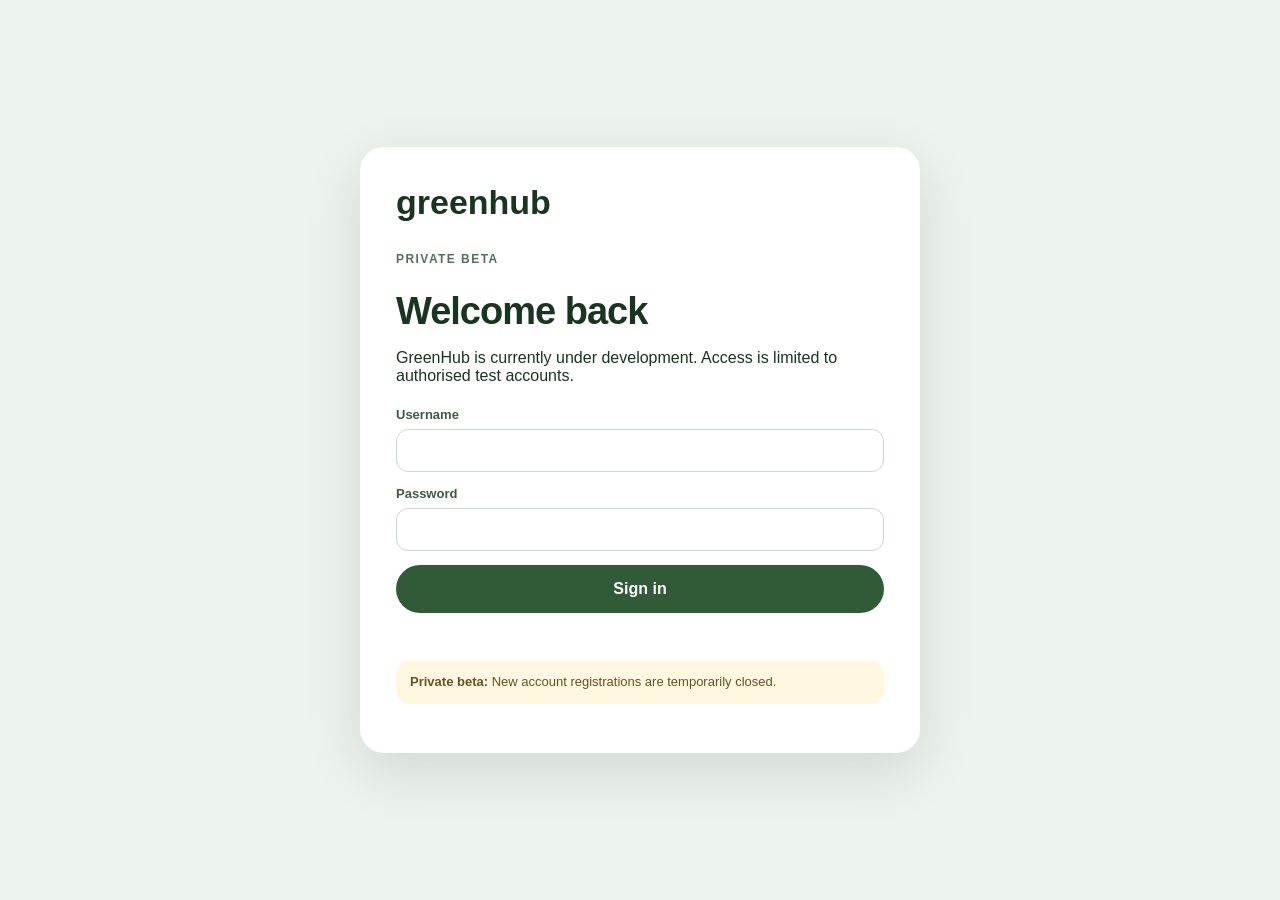
<file: login.html>
<!DOCTYPE html><html lang="en"><head><meta charset="UTF-8"><meta name="viewport" content="width=device-width,initial-scale=1.0"><title>greenhub sign in</title><link rel="stylesheet" href="style.css"><link rel="stylesheet" href="greenhub-v1.2.css"></head><body class="login-page"><main class="login-card account-login-card"><a class="login-brand" href="index.html">greenhub</a><section id="signInPanel"><p class="eyebrow">Private beta</p><h1>Welcome back</h1><p>GreenHub is currently under development. Access is limited to authorised test accounts.</p><form id="loginForm"><label>Username<input id="username" type="text" autocomplete="username" required></label><label>Password<input id="password" type="password" autocomplete="current-password" required></label><button type="submit">Sign in</button><small id="loginMessage" class="form-message"></small></form><p class="prototype-security-note"><strong>Private beta:</strong> New account registrations are temporarily closed.</p></section></main><script src="login.js"></script></body></html>
</file>
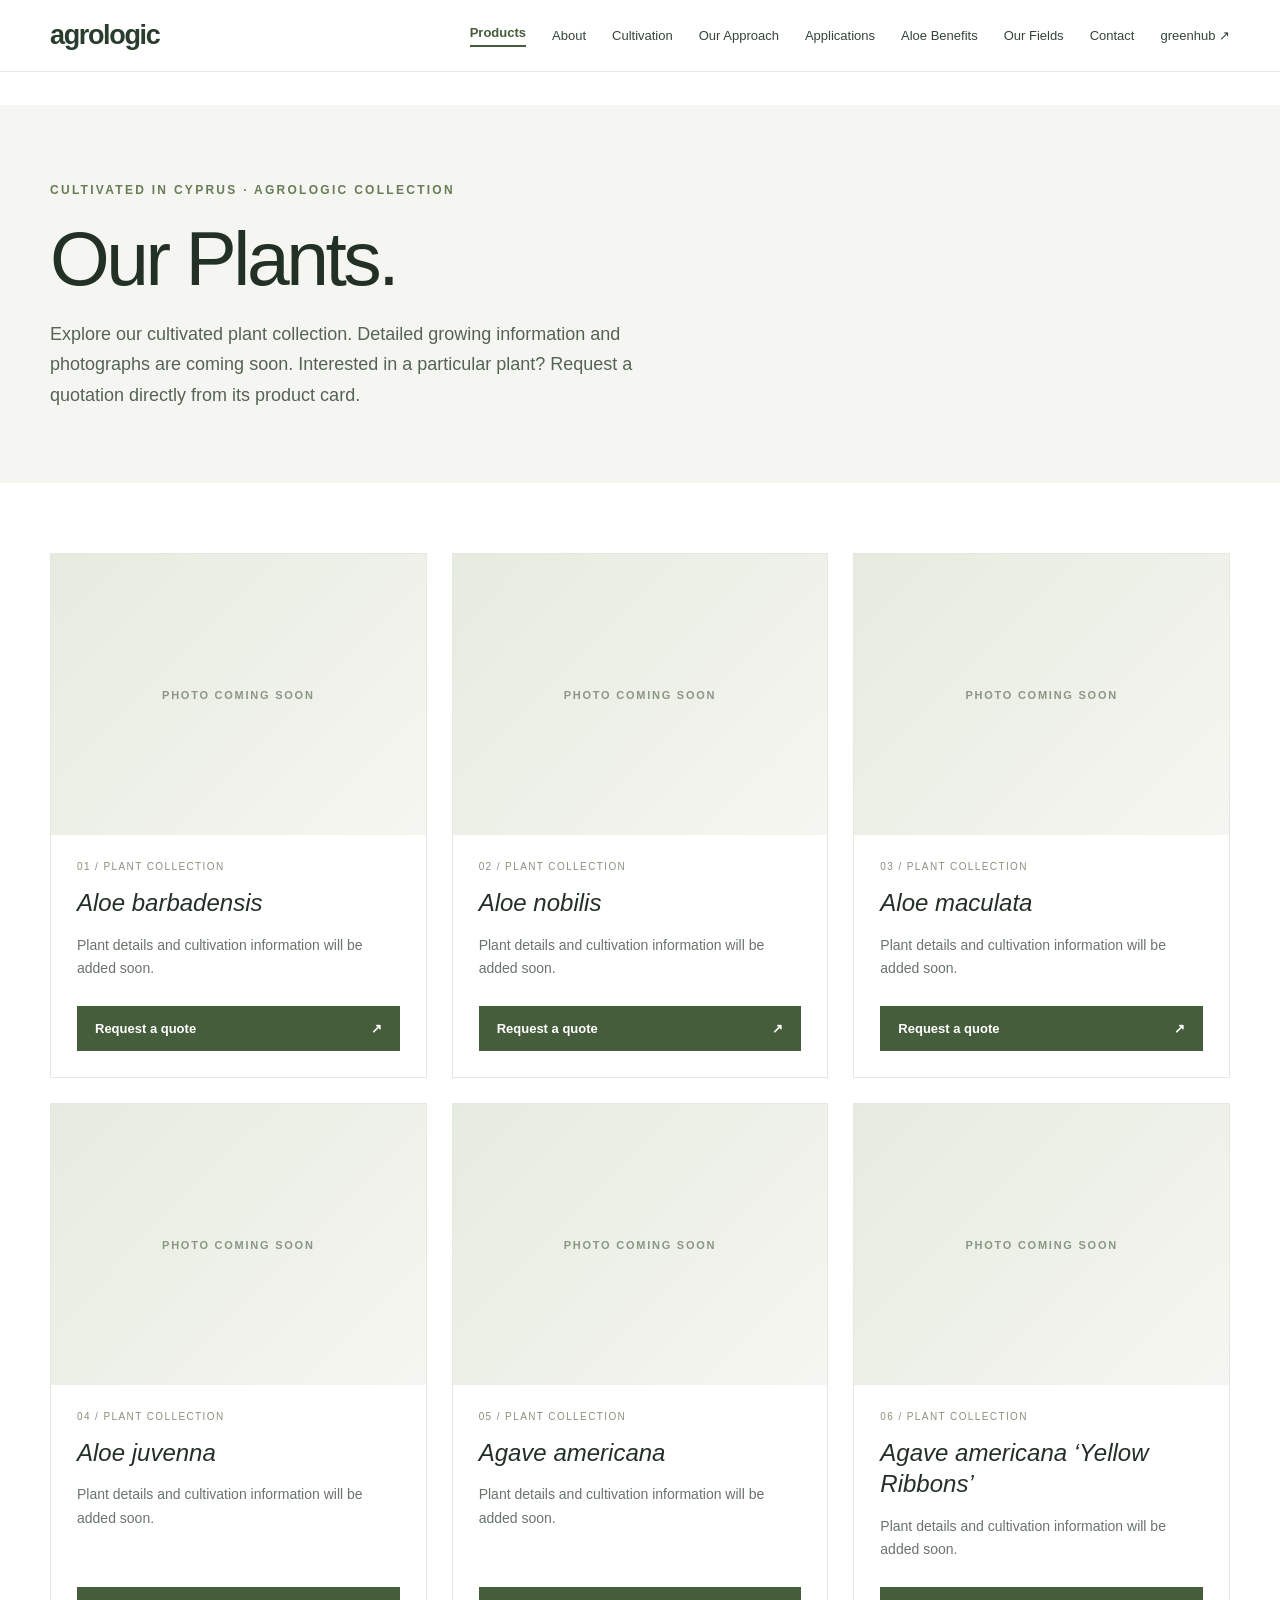
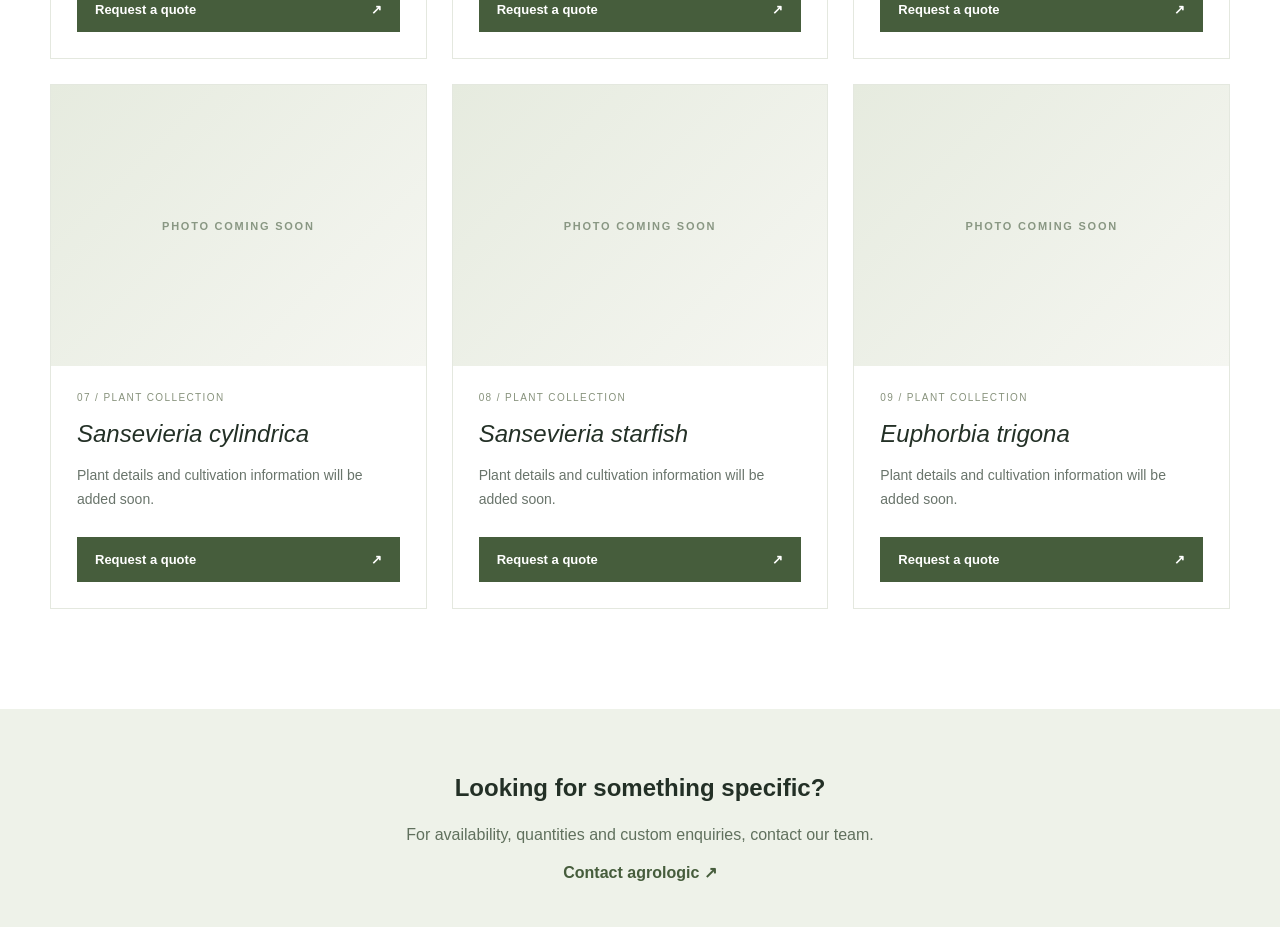
<file: products.html>
<!doctype html><html lang="en"><head><meta charset="utf-8"><meta name="viewport" content="width=device-width,initial-scale=1"><meta name="description" content="Explore plants cultivated by agrologic in Cyprus and request a quotation."><title>Products | agrologic</title><link rel="stylesheet" href="agrologic-home.css"><style>
:root{--olive:#465d3c;--ink:#233026;--cream:#f5f6f1}*{box-sizing:border-box}body{margin:0;background:#fff;color:var(--ink);font-family:Arial,Helvetica,sans-serif}.product-main{padding-top:105px}.product-intro{padding:75px 24px 55px;background:var(--cream)}.product-container{max-width:1180px;margin:auto}.eyebrow-custom{letter-spacing:.19em;font-size:12px;font-weight:700;color:#687c57}.product-intro h1{font-size:clamp(42px,6vw,78px);font-weight:500;letter-spacing:-.045em;line-height:1.05;margin:20px 0}.product-intro p{font-size:18px;line-height:1.7;max-width:660px;color:#556357}.product-list{padding:70px 24px 100px}.product-grid{display:grid;grid-template-columns:repeat(3,minmax(0,1fr));gap:25px}.plant-card{border:1px solid #e4e8df;background:#fff;overflow:hidden;display:flex;flex-direction:column}.photo-placeholder{aspect-ratio:4/3;background:linear-gradient(135deg,#e6ebdf,#f5f6f1);display:flex;align-items:center;justify-content:center;color:#899783;letter-spacing:.16em;font-size:11px;font-weight:700}.plant-content{padding:26px;display:flex;flex-direction:column;flex:1}.plant-number{font-size:10px;letter-spacing:.14em;color:#87927c}.plant-content h2{font-size:24px;font-weight:500;line-height:1.3;margin:15px 0}.plant-content p{font-size:14px;line-height:1.7;color:#69746b;margin:0 0 25px}.quote{margin-top:auto;display:flex;justify-content:space-between;gap:12px;padding:15px 18px;background:var(--olive);color:white!important;text-decoration:none;font-size:13px;font-weight:700}.quote:hover{background:#31452d}.product-footer{background:#eef2e9;padding:45px 24px;text-align:center}.product-footer p{color:#60705d;line-height:1.6}.product-footer a{color:var(--olive);font-weight:700}.product-header{position:fixed;top:0;left:0;right:0;z-index:99;background:#fff;border-bottom:1px solid #e6e9e3;display:flex;align-items:center;justify-content:space-between;gap:20px;padding:20px max(24px,calc((100vw - 1180px)/2))}.product-brand{text-decoration:none;color:#293c2e;font-size:27px;letter-spacing:-.05em;font-weight:700}.product-header nav{display:flex;gap:26px;align-items:center}.product-header nav a{color:#344636;text-decoration:none;font-size:13px}.product-header nav a[aria-current]{color:var(--olive);font-weight:700;border-bottom:2px solid var(--olive);padding-bottom:5px}.product-header nav a:hover{text-decoration:underline}.menu-toggle{display:none;border:0;background:none;font-size:25px;color:var(--olive)}@media(max-width:900px){.product-grid{grid-template-columns:repeat(2,minmax(0,1fr))}.product-header nav{gap:13px;flex-wrap:wrap}}@media(max-width:640px){.product-grid{grid-template-columns:1fr}.product-intro{padding:55px 20px}.product-list{padding:45px 20px}.menu-toggle{display:block}.product-header nav{display:none;position:absolute;top:100%;left:0;right:0;background:white;padding:22px;flex-direction:column;align-items:flex-start;box-shadow:0 10px 20px #0001}.product-header nav.open{display:flex}}
</style></head><body><header class="product-header"><a class="product-brand" href="index.html">agrologic</a><button class="menu-toggle" aria-label="Toggle navigation" aria-expanded="false">☰</button><nav id="nav"><a href="products.html" aria-current="page">Products</a><a href="index.html#about">About</a><a href="index.html#cultivation">Cultivation</a><a href="index.html#science">Our Approach</a><a href="index.html#applications">Applications</a><a href="index.html#benefits">Aloe Benefits</a><a href="index.html#gallery">Our Fields</a><a href="index.html#contact">Contact</a><a href="login.html">greenhub ↗</a></nav></header><main class="product-main"><section class="product-intro"><div class="product-container"><span class="eyebrow-custom">CULTIVATED IN CYPRUS · AGROLOGIC COLLECTION</span><h1>Our Plants.</h1><p>Explore our cultivated plant collection. Detailed growing information and photographs are coming soon. Interested in a particular plant? Request a quotation directly from its product card.</p></div></section><section class="product-list"><div class="product-container"><div class="product-grid"><article class="plant-card"><div class="photo-placeholder"><span>PHOTO COMING SOON</span></div><div class="plant-content"><span class="plant-number">01 / PLANT COLLECTION</span><h2><i>Aloe barbadensis</i></h2><p>Plant details and cultivation information will be added soon.</p><a class="quote" href="mailto:agrologic.cy@gmail.com?subject=Quotation%20request%20%E2%80%94%20Aloe%20barbadensis&body=Hello%20agrologic%2C%0A%0AI%20would%20like%20to%20request%20a%20quotation%20for%20Aloe%20barbadensis.%0A%0AQuantity%20required%3A%0ADelivery%20location%3A%0AAdditional%20information%3A%0A%0AThank%20you.">Request a quote <span>↗</span></a></div></article>
<article class="plant-card"><div class="photo-placeholder"><span>PHOTO COMING SOON</span></div><div class="plant-content"><span class="plant-number">02 / PLANT COLLECTION</span><h2><i>Aloe nobilis</i></h2><p>Plant details and cultivation information will be added soon.</p><a class="quote" href="mailto:agrologic.cy@gmail.com?subject=Quotation%20request%20%E2%80%94%20Aloe%20nobilis&body=Hello%20agrologic%2C%0A%0AI%20would%20like%20to%20request%20a%20quotation%20for%20Aloe%20nobilis.%0A%0AQuantity%20required%3A%0ADelivery%20location%3A%0AAdditional%20information%3A%0A%0AThank%20you.">Request a quote <span>↗</span></a></div></article>
<article class="plant-card"><div class="photo-placeholder"><span>PHOTO COMING SOON</span></div><div class="plant-content"><span class="plant-number">03 / PLANT COLLECTION</span><h2><i>Aloe maculata</i></h2><p>Plant details and cultivation information will be added soon.</p><a class="quote" href="mailto:agrologic.cy@gmail.com?subject=Quotation%20request%20%E2%80%94%20Aloe%20maculata&body=Hello%20agrologic%2C%0A%0AI%20would%20like%20to%20request%20a%20quotation%20for%20Aloe%20maculata.%0A%0AQuantity%20required%3A%0ADelivery%20location%3A%0AAdditional%20information%3A%0A%0AThank%20you.">Request a quote <span>↗</span></a></div></article>
<article class="plant-card"><div class="photo-placeholder"><span>PHOTO COMING SOON</span></div><div class="plant-content"><span class="plant-number">04 / PLANT COLLECTION</span><h2><i>Aloe juvenna</i></h2><p>Plant details and cultivation information will be added soon.</p><a class="quote" href="mailto:agrologic.cy@gmail.com?subject=Quotation%20request%20%E2%80%94%20Aloe%20juvenna&body=Hello%20agrologic%2C%0A%0AI%20would%20like%20to%20request%20a%20quotation%20for%20Aloe%20juvenna.%0A%0AQuantity%20required%3A%0ADelivery%20location%3A%0AAdditional%20information%3A%0A%0AThank%20you.">Request a quote <span>↗</span></a></div></article>
<article class="plant-card"><div class="photo-placeholder"><span>PHOTO COMING SOON</span></div><div class="plant-content"><span class="plant-number">05 / PLANT COLLECTION</span><h2><i>Agave americana</i></h2><p>Plant details and cultivation information will be added soon.</p><a class="quote" href="mailto:agrologic.cy@gmail.com?subject=Quotation%20request%20%E2%80%94%20Agave%20americana&body=Hello%20agrologic%2C%0A%0AI%20would%20like%20to%20request%20a%20quotation%20for%20Agave%20americana.%0A%0AQuantity%20required%3A%0ADelivery%20location%3A%0AAdditional%20information%3A%0A%0AThank%20you.">Request a quote <span>↗</span></a></div></article>
<article class="plant-card"><div class="photo-placeholder"><span>PHOTO COMING SOON</span></div><div class="plant-content"><span class="plant-number">06 / PLANT COLLECTION</span><h2><i>Agave americana ‘Yellow Ribbons’</i></h2><p>Plant details and cultivation information will be added soon.</p><a class="quote" href="mailto:agrologic.cy@gmail.com?subject=Quotation%20request%20%E2%80%94%20Agave%20americana%20%E2%80%98Yellow%20Ribbons%E2%80%99&body=Hello%20agrologic%2C%0A%0AI%20would%20like%20to%20request%20a%20quotation%20for%20Agave%20americana%20%E2%80%98Yellow%20Ribbons%E2%80%99.%0A%0AQuantity%20required%3A%0ADelivery%20location%3A%0AAdditional%20information%3A%0A%0AThank%20you.">Request a quote <span>↗</span></a></div></article>
<article class="plant-card"><div class="photo-placeholder"><span>PHOTO COMING SOON</span></div><div class="plant-content"><span class="plant-number">07 / PLANT COLLECTION</span><h2><i>Sansevieria cylindrica</i></h2><p>Plant details and cultivation information will be added soon.</p><a class="quote" href="mailto:agrologic.cy@gmail.com?subject=Quotation%20request%20%E2%80%94%20Sansevieria%20cylindrica&body=Hello%20agrologic%2C%0A%0AI%20would%20like%20to%20request%20a%20quotation%20for%20Sansevieria%20cylindrica.%0A%0AQuantity%20required%3A%0ADelivery%20location%3A%0AAdditional%20information%3A%0A%0AThank%20you.">Request a quote <span>↗</span></a></div></article>
<article class="plant-card"><div class="photo-placeholder"><span>PHOTO COMING SOON</span></div><div class="plant-content"><span class="plant-number">08 / PLANT COLLECTION</span><h2><i>Sansevieria starfish</i></h2><p>Plant details and cultivation information will be added soon.</p><a class="quote" href="mailto:agrologic.cy@gmail.com?subject=Quotation%20request%20%E2%80%94%20Sansevieria%20starfish&body=Hello%20agrologic%2C%0A%0AI%20would%20like%20to%20request%20a%20quotation%20for%20Sansevieria%20starfish.%0A%0AQuantity%20required%3A%0ADelivery%20location%3A%0AAdditional%20information%3A%0A%0AThank%20you.">Request a quote <span>↗</span></a></div></article>
<article class="plant-card"><div class="photo-placeholder"><span>PHOTO COMING SOON</span></div><div class="plant-content"><span class="plant-number">09 / PLANT COLLECTION</span><h2><i>Euphorbia trigona</i></h2><p>Plant details and cultivation information will be added soon.</p><a class="quote" href="mailto:agrologic.cy@gmail.com?subject=Quotation%20request%20%E2%80%94%20Euphorbia%20trigona&body=Hello%20agrologic%2C%0A%0AI%20would%20like%20to%20request%20a%20quotation%20for%20Euphorbia%20trigona.%0A%0AQuantity%20required%3A%0ADelivery%20location%3A%0AAdditional%20information%3A%0A%0AThank%20you.">Request a quote <span>↗</span></a></div></article></div></div></section><section class="product-footer"><h2>Looking for something specific?</h2><p>For availability, quantities and custom enquiries, contact our team.</p><a href="mailto:agrologic.cy@gmail.com?subject=Plant%20availability%20enquiry">Contact agrologic ↗</a></section></main><script>const b=document.querySelector('.menu-toggle'),n=document.querySelector('#nav');b.addEventListener('click',()=>{const open=n.classList.toggle('open');b.setAttribute('aria-expanded',String(open))});</script></body></html>
</file>
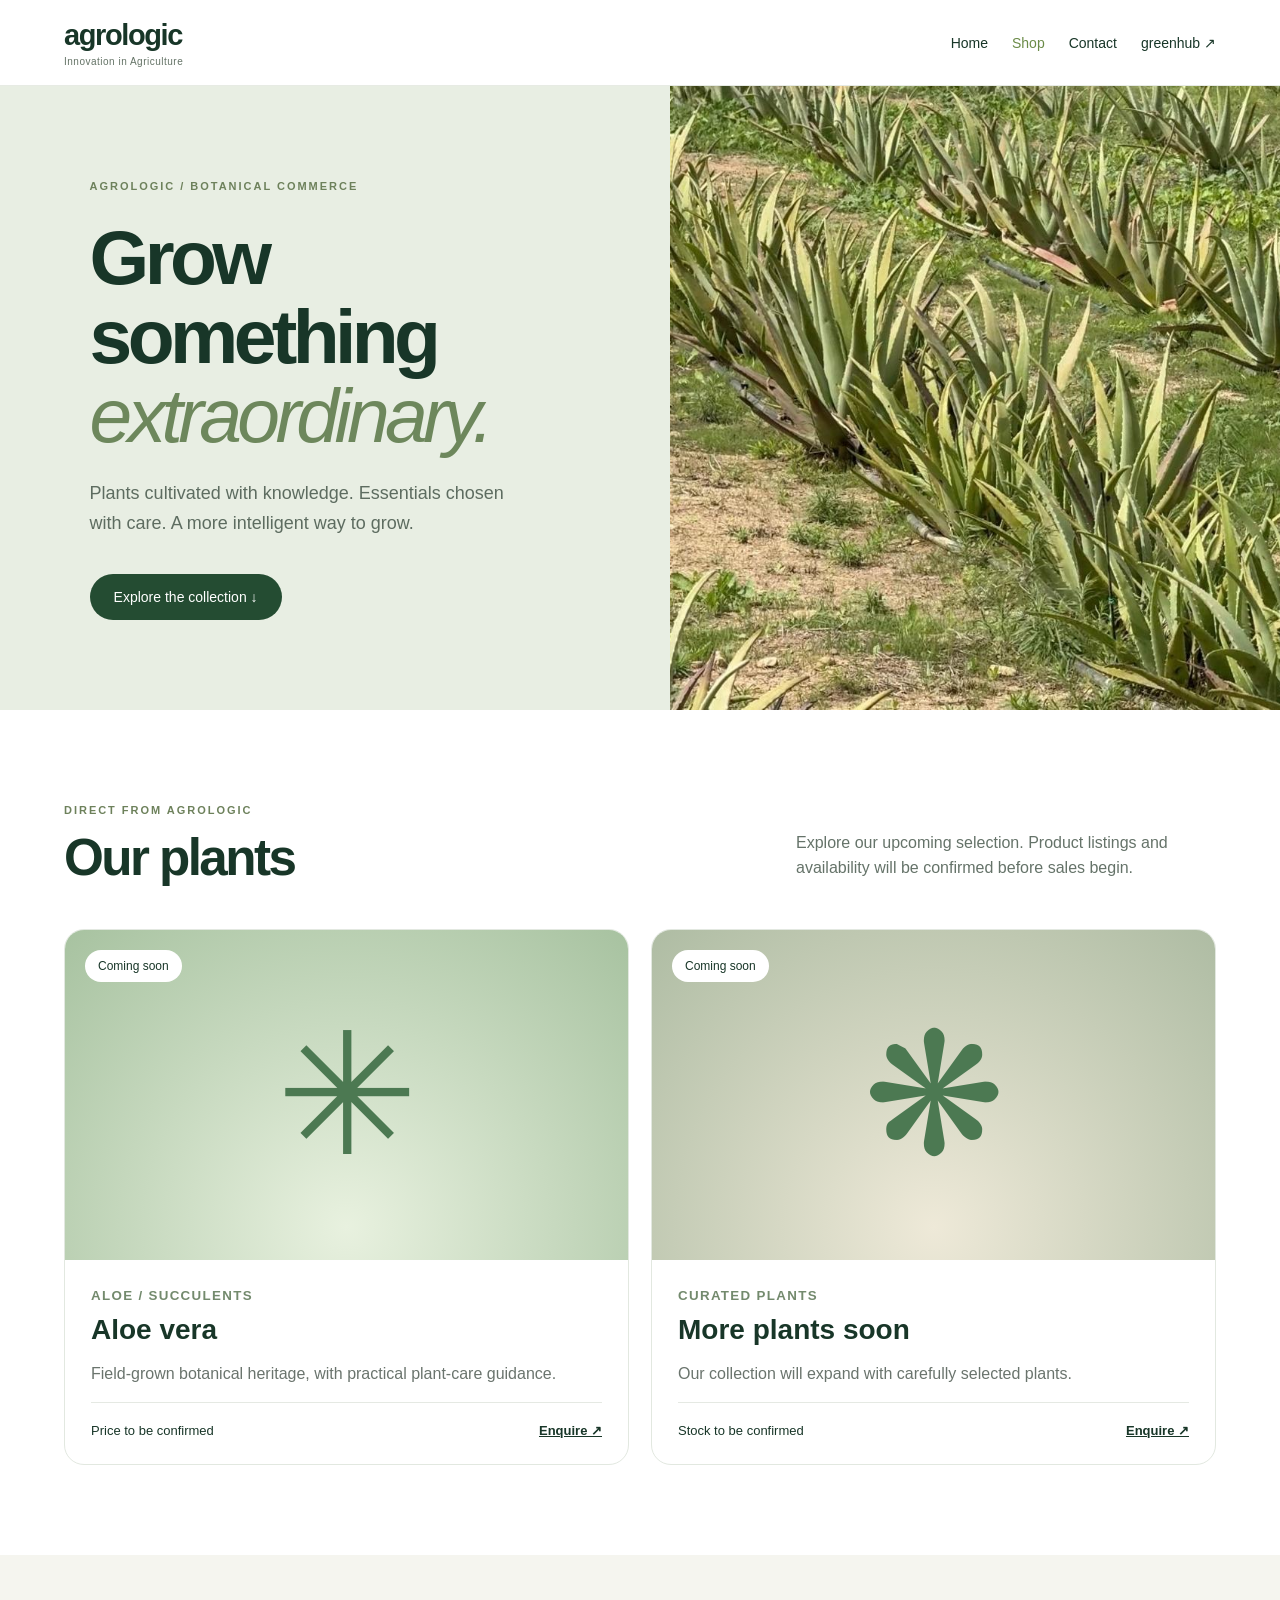
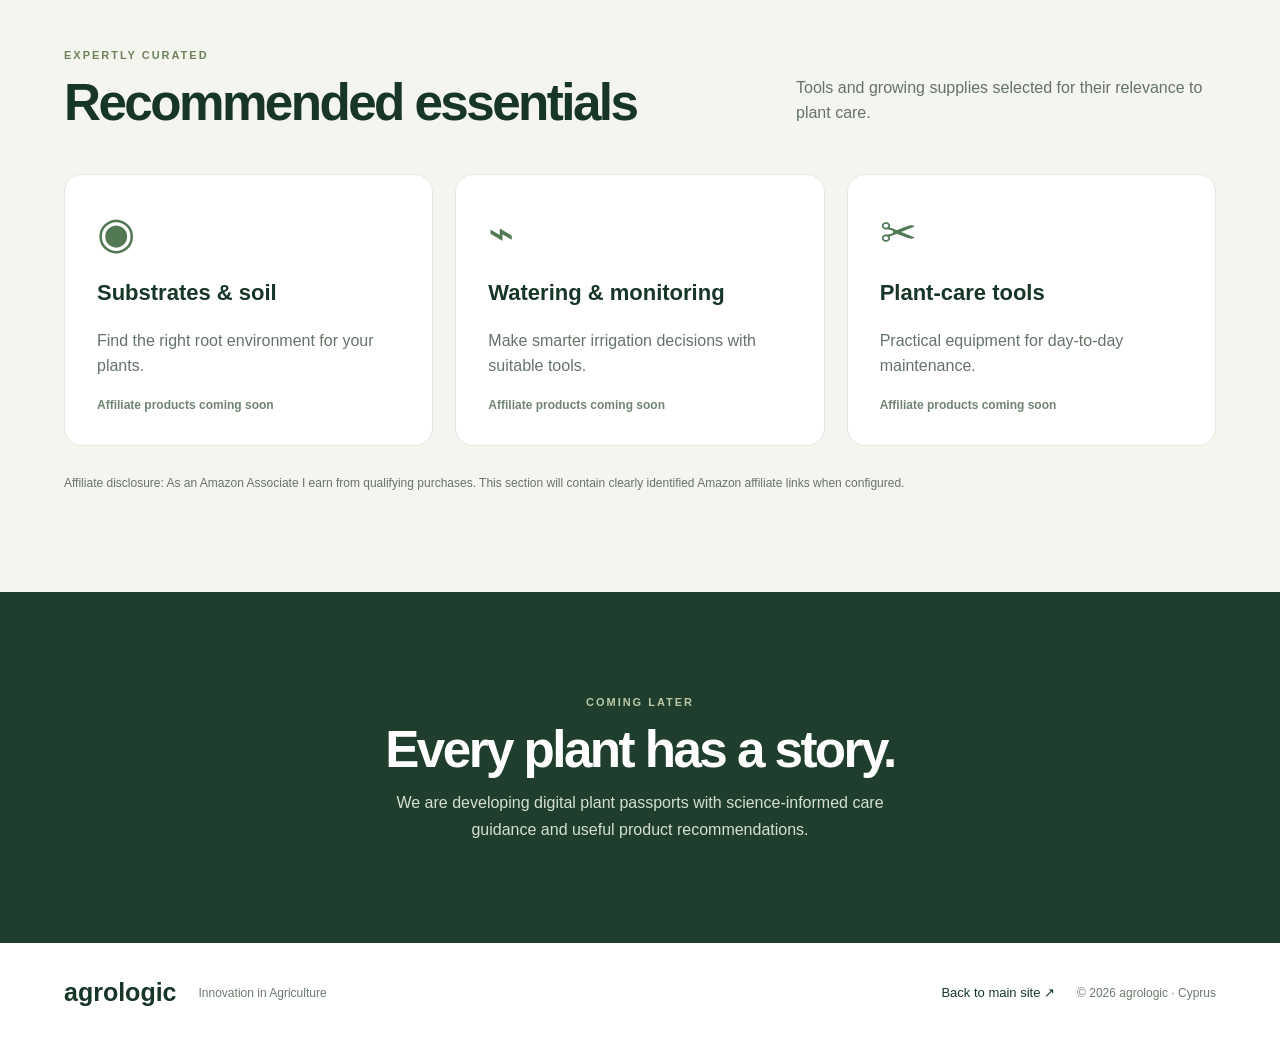
<file: shop.html>
<!doctype html><html lang="en"><head><meta charset="utf-8"><meta name="viewport" content="width=device-width,initial-scale=1"><title>Shop | agrologic</title><link rel="stylesheet" href="shop.css"></head><body><header class="top"><a class="brand" href="index.html"><strong>agrologic</strong><small>Innovation in Agriculture</small></a><nav><a href="index.html">Home</a><a class="active" href="shop.html">Shop</a><a href="index.html#contact">Contact</a><a href="login.html">greenhub ↗</a></nav></header><main><section class="hero"><div><span class="eyebrow">AGROLOGIC / BOTANICAL COMMERCE</span><h1>Grow something <em>extraordinary.</em></h1><p>Plants cultivated with knowledge. Essentials chosen with care. A more intelligent way to grow.</p><a class="pill" href="#plants">Explore the collection ↓</a></div><div class="hero-art"><img src="assets/land5.jpeg" alt="Aloe vera plants grown by Agrologic" onerror="this.style.display='none'"></div></section><section id="plants" class="section"><div class="section-title"><div><span class="eyebrow">DIRECT FROM AGROLOGIC</span><h2>Our plants</h2></div><p>Explore our upcoming selection. Product listings and availability will be confirmed before sales begin.</p></div><div class="grid"><article class="product"><div class="photo aloe"><span class="flag">Coming soon</span><span class="plant-symbol">✳</span></div><div class="details"><small>ALOE / SUCCULENTS</small><h3>Aloe vera</h3><p>Field-grown botanical heritage, with practical plant-care guidance.</p><div class="actions"><span>Price to be confirmed</span><a href="mailto:agrologic.cy@gmail.com?subject=Aloe%20vera%20plant%20enquiry">Enquire ↗</a></div></div></article><article class="product"><div class="photo curated"><span class="flag">Coming soon</span><span class="plant-symbol">❋</span></div><div class="details"><small>CURATED PLANTS</small><h3>More plants soon</h3><p>Our collection will expand with carefully selected plants.</p><div class="actions"><span>Stock to be confirmed</span><a href="mailto:agrologic.cy@gmail.com?subject=Plant%20availability%20enquiry">Enquire ↗</a></div></div></article></div></section><section id="essentials" class="section cream"><div class="section-title"><div><span class="eyebrow">EXPERTLY CURATED</span><h2>Recommended essentials</h2></div><p>Tools and growing supplies selected for their relevance to plant care.</p></div><div class="grid three"><article class="recommend"><span class="recommend-icon">◉</span><h3>Substrates & soil</h3><p>Find the right root environment for your plants.</p><span class="coming">Affiliate products coming soon</span></article><article class="recommend"><span class="recommend-icon">⌁</span><h3>Watering & monitoring</h3><p>Make smarter irrigation decisions with suitable tools.</p><span class="coming">Affiliate products coming soon</span></article><article class="recommend"><span class="recommend-icon">✂</span><h3>Plant-care tools</h3><p>Practical equipment for day-to-day maintenance.</p><span class="coming">Affiliate products coming soon</span></article></div><p class="disclosure">Affiliate disclosure: As an Amazon Associate I earn from qualifying purchases. This section will contain clearly identified Amazon affiliate links when configured.</p></section><section class="passport"><span class="eyebrow">COMING LATER</span><h2>Every plant has a story.</h2><p>We are developing digital plant passports with science-informed care guidance and useful product recommendations.</p></section></main><footer><strong>agrologic</strong><span>Innovation in Agriculture</span><a href="index.html">Back to main site ↗</a><small>© <span id="year"></span> agrologic · Cyprus</small></footer><script>document.getElementById('year').textContent=new Date().getFullYear()</script></body></html>
</file>
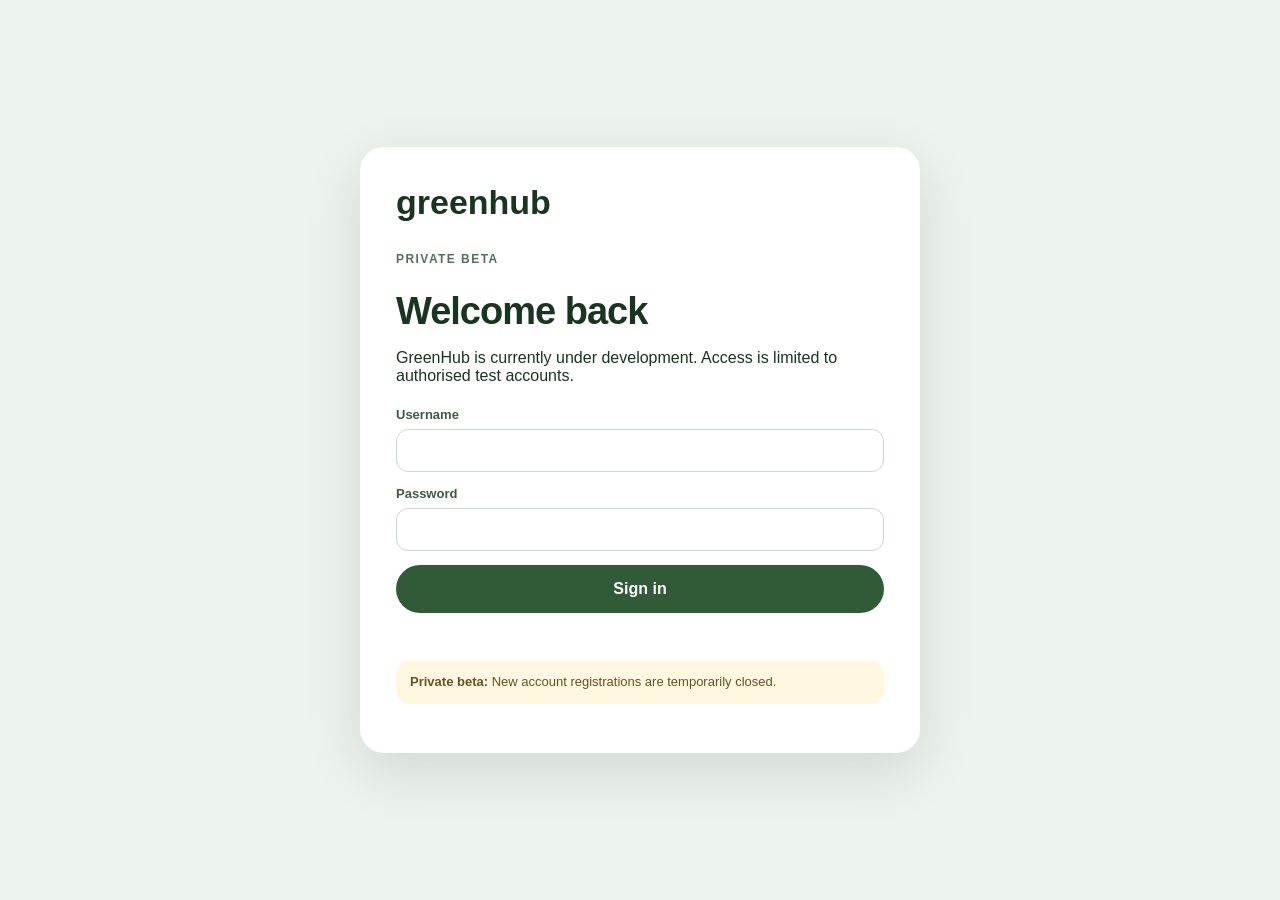
<file: greenhub/plant-profile.html>
<!DOCTYPE html>
<html lang="en">
<head>
  <meta charset="UTF-8" />
  <meta name="viewport" content="width=device-width, initial-scale=1.0" />
  <title>Aloe Vera #001</title>
  <link rel="stylesheet" href="greenhub.css" />
</head>
<body>
  <header class="topbar">
    <a class="brand" href="index.html">greenhub</a>
    <nav>
      <a href="index.html">Home</a>
      <a href="plants.html">My Plants</a>
      <button id="logoutButton">Logout</button>
    </nav>
  </header>

  <main class="page-shell">
    <a class="back-link" href="plants.html">← Back to My Plants</a>

    <section class="profile-hero">
      <div class="plant-avatar large">🌱</div>
      <div>
        <p class="status healthy">Healthy</p>
        <h1>Aloe Vera #001</h1>
        <p>Aloe vera barbadensis Miller · Larnaca, Cyprus</p>
      </div>
    </section>

    <section class="profile-grid">
      <article class="info-card"><h2>Care Notes</h2><p>Monitor watering, leaf condition, sunlight exposure and pest pressure.</p></article>
      <article class="info-card"><h2>Watering</h2><p>Last watered: 2 days ago. Next reminder: planned in v0.7.</p></article>
      <article class="info-card"><h2>Fertilization</h2><p>Fertilizer planner will be connected in a later sprint.</p></article>
      <article class="info-card"><h2>Measurements</h2><p>Plant size, images and growth history will be added later.</p></article>
    </section>
  </main>

  <script src="greenhub.js"></script>
</body>
</html>
</file>
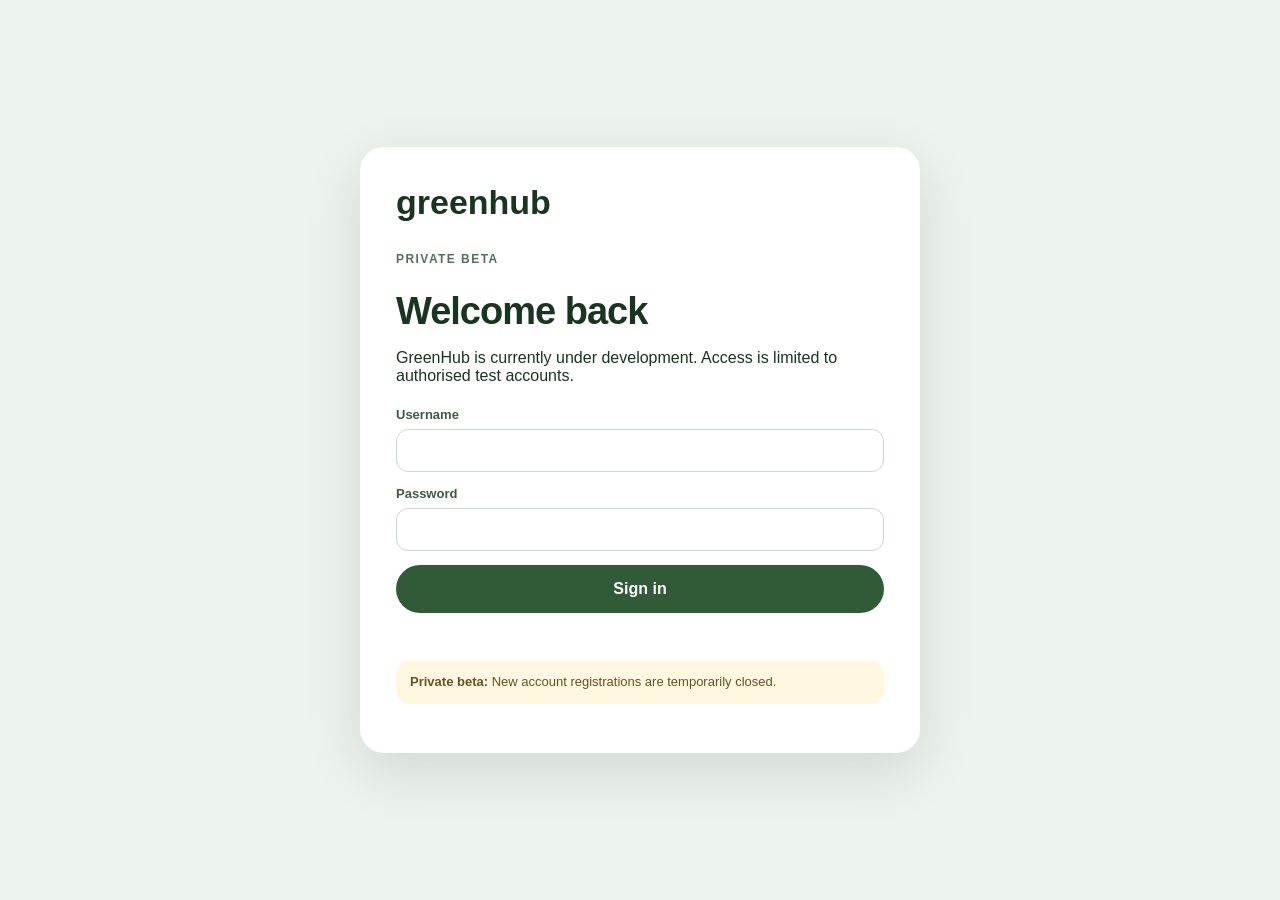
<file: greenhub/plants.html>
<!DOCTYPE html><html><head><meta charset="UTF-8"><meta name="viewport" content="width=device-width,initial-scale=1"><title>My Plants</title><link rel="stylesheet" href="greenhub.css"><link rel="stylesheet" href="greenhub-v1.2.css"></head><body><header class="topbar">
  <a class="brand" href="index.html">greenhub</a>
  <div class="topbar-right">
    <nav>
      <a href="index.html">Home</a>
      <a href="plants.html">My Plants</a>
      <a href="../greenhub.html">Marketplace</a>
    </nav>
    <a class="account-chip" href="profile.html" aria-label="Open my profile">
      <span class="account-avatar">👤</span>
      <span class="account-copy">
        <strong data-user-name>Member</strong>
        <small><span data-user-location>Cyprus</span> · My account</small>
      </span>
    </a>
    <button id="logoutButton" class="logout-compact" type="button">Logout</button>
  </div>
</header><main class="page-shell"><section class="section-header"><div><p class="eyebrow">your collection</p><h1>My Plants</h1><p>Add your real plant photos and prepare each plant for sale.</p></div><button id="openAddPlant" class="primary-action" type="button">+ Add Plant</button></section><section class="plant-testing-note"><strong>v1.2 test workflow</strong><span>Plant records and compressed photos are stored only in this browser.</span></section><section id="emptyPlants" class="empty-state"><h2>No plants added yet</h2><p>Use “+ Add Plant” and upload your first photo.</p></section><section class="plant-grid" id="plantGrid"></section></main><div class="plant-modal hidden" id="plantModal"><div class="plant-modal-card"><button id="closePlantModal" class="plant-modal-close">×</button><p class="eyebrow">New plant record</p><h2>Add plant</h2><form id="plantForm"><div class="photo-upload-block">
  <span class="field-label">Plant photo</span>
  <label class="photo-dropzone" id="photoDropzone" for="plantPhoto">
    <input id="plantPhoto" class="photo-file-input" type="file" accept="image/jpeg,image/png,image/webp,image/heic,image/heif,image/*" required>
    <span class="photo-upload-icon">📷</span>
    <strong id="photoUploadTitle">Choose plant photo</strong>
    <span id="photoUploadHelp">Click here to browse your computer or phone. JPG, PNG, WEBP and normal phone photos are accepted.</span>
  </label>
  <img id="photoPreview" class="photo-preview hidden" alt="Selected plant photo preview">
  <div id="photoSelectedInfo" class="photo-selected-info hidden"></div>
  <button id="changePhotoButton" class="secondary-button hidden" type="button">Choose a different photo</button>
</div><label>Plant name<input id="plantName" required></label><label>Scientific name / variety<input id="plantSpecies"></label><label>Approximate size<input id="plantSize" placeholder="e.g. 70 cm high"></label><label>Condition<select id="plantCondition"><option>Healthy</option><option>Good</option><option>Needs care</option></select></label><label>Description<textarea id="plantDescription"></textarea></label><fieldset class="sale-fields"><legend>Prepare for marketplace</legend><label>Sale price (€)<input id="plantPrice" type="number" min="0" step="1"></label><label class="checkbox-row"><input id="plantAllowsExchange" type="checkbox"> Also accept plant exchange offers</label><label id="plantExchangePreferenceField" class="hidden">Preferred exchange<input id="plantExchangePreference"></label><label class="checkbox-row ready-row"><input id="plantReady" type="checkbox"><strong>Ready for marketplace</strong></label></fieldset><button class="primary-action" type="submit">Save plant</button><small id="plantFormMessage" class="form-message"></small></form></div></div><script src="greenhub.js"></script><script src="plants.js"></script></body></html>
</file>
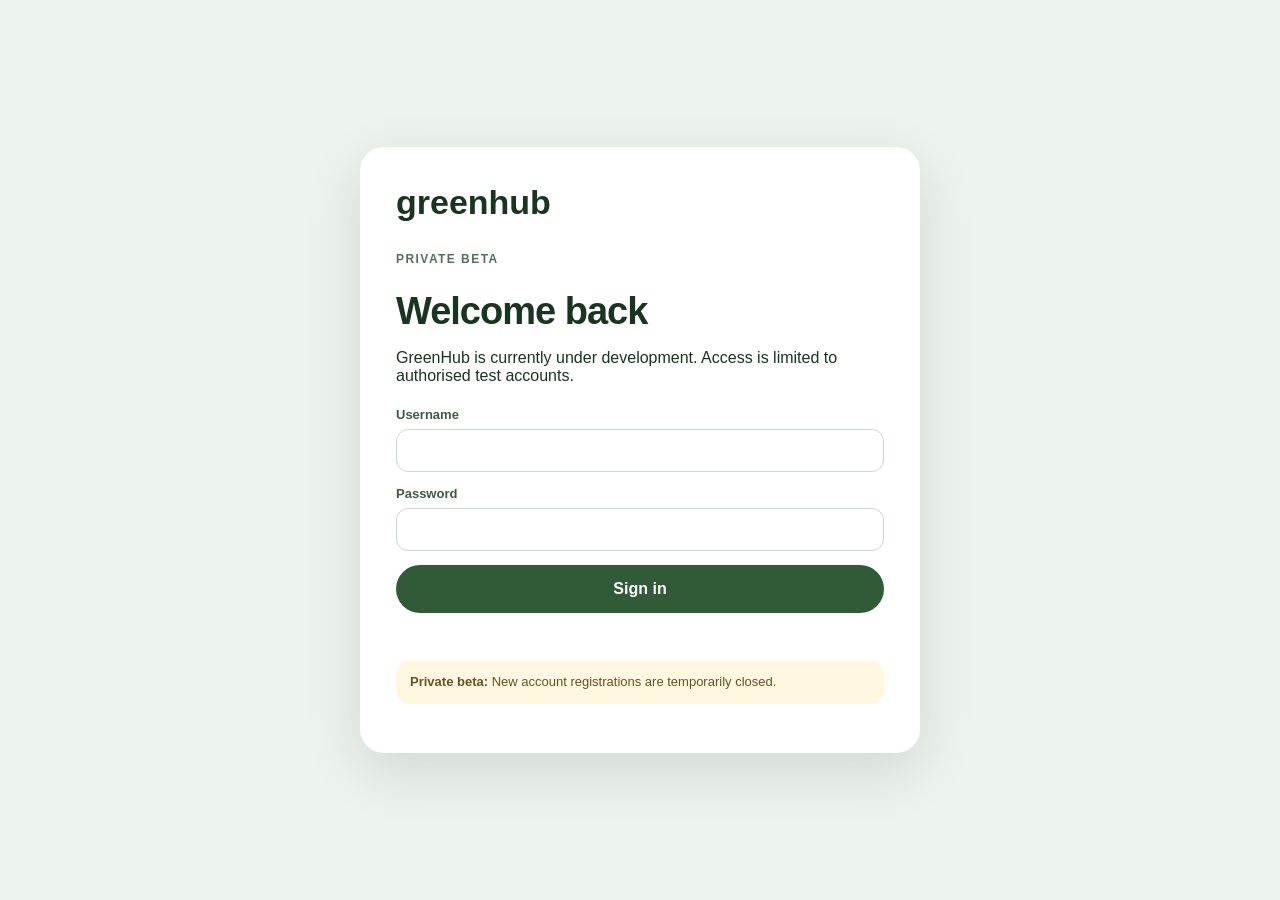
<file: greenhub/profile.html>
<!DOCTYPE html><html><head><meta charset="UTF-8"><meta name="viewport" content="width=device-width,initial-scale=1"><title>My Profile</title><link rel="stylesheet" href="greenhub.css"><link rel="stylesheet" href="greenhub-v1.2.css"></head><body><header class="topbar">
  <a class="brand" href="index.html">greenhub</a>
  <div class="topbar-right">
    <nav>
      <a href="index.html">Home</a>
      <a href="plants.html">My Plants</a>
      <a href="../greenhub.html">Marketplace</a>
    </nav>
    <a class="account-chip" href="profile.html" aria-label="Open my profile">
      <span class="account-avatar">👤</span>
      <span class="account-copy">
        <strong data-user-name>Member</strong>
        <small><span data-user-location>Cyprus</span> · My account</small>
      </span>
    </a>
    <button id="logoutButton" class="logout-compact" type="button">Logout</button>
  </div>
</header><main class="page-shell"><section class="profile-hero"><div class="profile-avatar">👤</div><div><p class="eyebrow">GreenHub member profile</p><h1 data-user-name>Member</h1><p><strong>Location:</strong> <span data-user-location>Cyprus</span></p><p>This profile is browser-local for v1.2 testing.</p></div></section><section class="profile-grid"><article class="info-card"><h2>My plants</h2><p>Add your two real plant photos and prepare them for sale.</p><a class="secondary-button" href="plants.html">Manage plants</a></article><article class="info-card"><h2>Marketplace status</h2><p>No payment method is required in this version.</p><a class="secondary-button" href="../greenhub.html">View marketplace</a></article></section></main><script src="greenhub.js"></script></body></html>
</file>
<file: agrologic-home.css>
:root{--green:#233e30;--deep:#152b20;--cream:#f5f4ec;--accent:#b8cfa0;--ink:#25362b}*{box-sizing:border-box}html{scroll-behavior:smooth;scroll-padding-top:80px}body{margin:0;font-family:Arial,Helvetica,sans-serif;color:var(--ink);background:#fff}a{text-decoration:none;color:inherit}img{display:block;width:100%;object-fit:cover}.wrap{width:min(1200px,calc(100% - 72px));margin:auto}.top{height:82px;position:sticky;top:0;z-index:20;background:#fff;display:flex;align-items:center;justify-content:space-between;padding:0 4.2%;box-shadow:0 2px 20px #0000000c}.logo{font-size:31px;letter-spacing:-1.8px;font-weight:750;color:var(--green)}.dot{color:#9bb783}.top nav{display:flex;align-items:center;gap:25px}.top nav>a{font-size:13px;font-weight:700;transition:color .2s}.top nav>a:hover{color:#7d9e68}.top nav .greenhub{background:var(--green);color:#fff;padding:14px 18px;border-radius:2px}.menu{display:none}.hero{height:min(790px,calc(100vh - 82px));min-height:580px;position:relative;color:#fff;overflow:hidden}.hero>img{height:100%;position:absolute;inset:0}.shade{position:absolute;inset:0;background:linear-gradient(90deg,rgba(12,36,23,.78),rgba(12,36,23,.24) 75%),linear-gradient(0deg,#0b201c55,transparent 50%)}.hero-inner{position:absolute;left:max(6%,calc((100% - 1200px)/2));top:50%;transform:translateY(-45%);max-width:850px}.kicker,.eyebrow{font-size:12px;font-weight:800;letter-spacing:.2em}.hero h1{font-size:clamp(46px,6.3vw,91px);line-height:1.05;letter-spacing:-.052em;margin:26px 0}.hero h1 em{font-weight:400;font-style:normal;color:#d2e2c0}.hero p{font-size:clamp(18px,2vw,24px);line-height:1.5;margin:0 0 36px}.cta{display:inline-flex;align-items:center;gap:35px;background:var(--green);color:#fff;padding:17px 24px;font-weight:700;font-size:14px}.cta.light{background:#fff;color:var(--deep)}.hero-side{position:absolute;bottom:34px;right:5%;font-size:11px;letter-spacing:.25em}.intro{padding:115px 0;display:grid;grid-template-columns:1fr 1fr;gap:10%}.eyebrow{color:#7c956d}.intro h2,.section-head h2,.contact h2{font-size:clamp(36px,4.3vw,62px);letter-spacing:-.05em;line-height:1.08;margin:22px 0}.intro p{line-height:1.85;color:#5c695e;font-size:16px}.intro .lead{font-size:22px;line-height:1.55;color:var(--deep);margin-top:25px}.textlink{display:inline-block;margin-top:20px;border-bottom:2px solid var(--green);padding-bottom:8px;font-weight:700}.photo-banner{height:520px;position:relative;color:#fff}.photo-banner img{height:100%;filter:brightness(.55)}.photo-banner>div{position:absolute;left:9%;top:25%}.photo-banner h2{font-size:clamp(42px,5.5vw,75px);line-height:1.05;letter-spacing:-.05em}.services,.gallery{padding:110px 0}.section-head{max-width:740px;margin-bottom:48px}.section-head p{font-size:18px;color:#667166;line-height:1.65}.cards{display:grid;grid-template-columns:repeat(3,1fr);gap:22px}.cards article{background:var(--cream);overflow:hidden}.cards img{height:255px}.cards article>div{padding:30px}.cards span,.contact-box>span{font-size:11px;letter-spacing:.14em;font-weight:800;color:#718b63}.cards h3{font-size:27px;line-height:1.1;letter-spacing:-.04em;margin:18px 0}.cards p{line-height:1.7;color:#657064;min-height:110px}.cards a{font-size:14px;font-weight:800;border-bottom:1px solid var(--green);padding-bottom:8px}.statement{background:var(--deep);color:#fff;padding:115px 0}.statement .wrap{max-width:1000px;text-align:center}.statement h2{font-size:clamp(34px,5vw,66px);line-height:1.15;letter-spacing:-.045em}.statement p{font-size:19px;color:#c2d1c2;line-height:1.6}.gallery-grid{display:grid;grid-template-columns:1.4fr 1fr 1fr;grid-template-rows:240px 240px;gap:14px}.gallery-grid img{height:100%}.gallery-grid img:first-child{grid-row:span 2}.gallery-grid img:last-child{grid-column:span 2}.contact{background:var(--cream);padding:100px 0}.contact-grid{display:grid;grid-template-columns:1fr 1fr;gap:12%;align-items:center}.contact p{line-height:1.8;color:#657064}.contact-box{padding:40px;background:white}.email{display:block;overflow-wrap:anywhere;font-size:clamp(19px,2.3vw,29px);font-weight:700;margin:20px 0}footer{background:#fff;padding:50px 0}.foot{display:flex;justify-content:space-between;align-items:center;gap:30px}.foot p,.foot small{font-size:13px;color:#7d897c}.foot>div:nth-child(2){display:flex;gap:20px;flex-wrap:wrap;font-size:13px;font-weight:700}@media(max-width:1050px){.top nav{gap:12px}.top nav>a{font-size:11px}.cards{gap:12px}.cards article>div{padding:22px}}@media(max-width:800px){.wrap{width:calc(100% - 38px)}.top{height:70px;padding:0 20px}.menu{display:block;border:0;background:transparent;font-size:26px;color:var(--green);cursor:pointer}.top nav{display:none;position:absolute;top:70px;left:0;right:0;background:white;padding:20px;box-shadow:0 12px 22px #0002;flex-direction:column;align-items:stretch;gap:0}.top nav.open{display:flex}.top nav>a{font-size:15px;padding:14px 6px}.top nav .greenhub{padding:15px;margin-top:8px;text-align:center}.hero{min-height:620px;height:calc(100svh - 70px)}.hero-inner{left:24px;right:24px;top:48%;transform:translateY(-40%)}.hero-side{left:24px;right:auto;font-size:9px}.intro,.contact-grid{grid-template-columns:1fr;gap:25px;padding-top:75px;padding-bottom:75px}.photo-banner{height:400px}.photo-banner>div{left:24px;right:24px}.services,.gallery{padding:75px 0}.cards{grid-template-columns:1fr;gap:20px}.cards img{height:260px}.cards p{min-height:0}.statement{padding:75px 0}.gallery-grid{grid-template-columns:1fr 1fr;grid-template-rows:200px 200px 200px}.gallery-grid img:first-child{grid-column:span 2;grid-row:span 1}.gallery-grid img:last-child{grid-column:span 2}.contact{padding:0}.contact-box{padding:30px}.foot{flex-direction:column;align-items:flex-start}}

/* Agrologic Expo v1.1 — brand lockup and Aloe benefits */
.top .brand-lockup{display:flex;flex-direction:column;align-items:flex-start;gap:2px;text-decoration:none;line-height:1.05}
.top .brand-name{display:block;font-size:inherit;font-weight:inherit;letter-spacing:inherit}
.top .brand-tagline{display:block;font-size:10px;font-weight:600;letter-spacing:.12em;text-transform:uppercase;line-height:1.35;opacity:.76;white-space:nowrap}
.aloe-benefits{background:#eef3e8;padding:clamp(70px,8vw,120px) 0;color:#173b2a}
.benefits-heading{text-align:center;max-width:750px;margin:0 auto 46px}
.benefits-heading h2{font-size:clamp(36px,5vw,65px);line-height:1.08;margin:12px 0 18px;letter-spacing:-.035em}
.benefits-heading p{font-size:17px;line-height:1.7;color:#5b6d60}
.benefits-visual{display:grid;grid-template-columns:1fr minmax(230px,1.1fr) 1fr;grid-template-rows:auto auto;gap:18px;align-items:stretch}
.benefit{background:#fff;border:1px solid #dbe5d7;border-radius:16px;padding:26px 25px;box-shadow:0 9px 28px rgba(30,65,36,.045)}
.benefit-one{grid-column:1;grid-row:1}.benefit-two{grid-column:3;grid-row:1}
.benefit-three{grid-column:1;grid-row:2}.benefit-four{grid-column:3;grid-row:2}
.benefit-icon{display:grid;place-items:center;width:44px;height:44px;border-radius:50%;background:#e5eee1;color:#527d4c;font-size:25px;margin-bottom:18px}
.benefit h3{font-size:21px;margin:0 0 10px}
.benefit p{font-size:14px;line-height:1.7;color:#627165;margin:0}
.benefits-center{grid-column:2;grid-row:1/3;position:relative;min-height:440px;display:flex;flex-direction:column;align-items:center;justify-content:center;overflow:hidden;border-radius:18px;background:linear-gradient(155deg,#234b35,#557d47);color:white;text-align:center;padding:30px}
.center-small{font-size:11px;letter-spacing:.2em;font-weight:700;margin-bottom:16px}
.benefits-center strong{font-size:clamp(35px,4vw,58px);line-height:.95;letter-spacing:.06em;position:relative;z-index:1}
.center-latin{font-size:12px;opacity:.85;margin-top:15px;position:relative;z-index:1}
.aloe-illustration{height:145px;width:175px;position:relative;margin-bottom:18px}
.aloe-illustration i{position:absolute;bottom:0;left:50%;width:23px;height:140px;background:linear-gradient(90deg,#92b878,#c2d5a0,#759b63);border-radius:100% 0 55% 0;transform-origin:bottom center;clip-path:polygon(50% 0,100% 100%,0 100%)}
.aloe-illustration i:nth-child(1){transform:translateX(-50%) rotate(0deg)}
.aloe-illustration i:nth-child(2){transform:translateX(-50%) rotate(-23deg)}
.aloe-illustration i:nth-child(3){transform:translateX(-50%) rotate(23deg)}
.aloe-illustration i:nth-child(4){transform:translateX(-50%) rotate(-43deg);height:115px}
.aloe-illustration i:nth-child(5){transform:translateX(-50%) rotate(43deg);height:115px}
.aloe-illustration i:nth-child(6){transform:translateX(-50%) rotate(-65deg);height:85px}
.aloe-illustration i:nth-child(7){transform:translateX(-50%) rotate(65deg);height:85px}
.benefits-disclaimer{max-width:830px;margin:25px auto 0;text-align:center;font-size:12px;line-height:1.6;color:#647367}
@media(max-width:800px){.benefits-visual{grid-template-columns:1fr 1fr}.benefits-center{grid-column:1/3;grid-row:1;min-height:350px}.benefit-one{grid-column:1;grid-row:2}.benefit-two{grid-column:2;grid-row:2}.benefit-three{grid-column:1;grid-row:3}.benefit-four{grid-column:2;grid-row:3}}
@media(max-width:520px){.benefits-visual{grid-template-columns:1fr}.benefits-center{grid-column:1;grid-row:1}.benefit-one,.benefit-two,.benefit-three,.benefit-four{grid-column:1;grid-row:auto}.benefit{padding:23px}.top .brand-tagline{font-size:9px}}
</file>
<file: agromet-widget.css>
/* AgroMet Live: compact floating widget within top quarter of hero photo */
.agromet-section{position:absolute;top:14px;left:0;right:0;z-index:3;padding:0 4.2%;background:transparent;color:#233e30}
.am-overlay-inner{width:100%;margin:auto}
.am-widget{background:rgba(255,255,255,.97);border:1px solid rgba(255,255,255,.7);border-radius:14px;padding:12px 18px;box-shadow:0 14px 40px #081b1580;backdrop-filter:blur(12px)}
.am-top{display:flex;align-items:center;justify-content:space-between;gap:10px;flex-wrap:wrap}
.am-top strong{font-size:20px;letter-spacing:-.04em;color:#233e30}
.am-top small{display:block;margin-top:1px;font-size:10px;color:#718171}
.am-status{font-size:10px;font-weight:700;background:#e7efe3;color:#3a6945;padding:6px 9px;border-radius:30px}
.am-status[data-state=stale],.am-status[data-state=waiting]{background:#fff3d6;color:#8c6223}
.am-status[data-state=error]{background:#ffe8e5;color:#8c3831}
.am-controls{display:flex;align-items:end;gap:8px;margin:9px 0}
.am-select-wrap{flex:1;min-width:160px}
.am-select-wrap label{display:block;font-size:9px;letter-spacing:.12em;font-weight:800;margin-bottom:4px;color:#637b61}
.am-controls select{width:100%;padding:7px 10px;background:#fff;border:1px solid #cbd8cb;border-radius:6px;color:#233e30;font:inherit;font-size:12px}
.am-controls button{padding:8px 12px;border:1px solid #cbd8cb;border-radius:6px;background:#fff;color:#233e30;font-weight:700;font-size:11px;cursor:pointer}
.am-metrics{display:grid;grid-template-columns:repeat(6,minmax(0,1fr));gap:7px}
.am-metric{background:#f5f7f2;border:1px solid #edf1e9;border-radius:7px;padding:8px 10px;min-width:0}
.am-metric span{font-size:10px;color:#6c7a6a;white-space:nowrap}
.am-metric strong{display:block;font-size:17px;color:#233e30;margin-top:3px}
.am-foot{border-top:1px solid #e7ede5;margin-top:8px;padding-top:6px;display:flex;gap:12px;justify-content:space-between;align-items:center}
.am-foot p{margin:2px 0;font-size:9px;color:#697b6a}
.am-foot a{text-decoration:underline}
.am-foot button{border:0;background:#233e30;color:#fff;padding:8px 11px;border-radius:6px;cursor:pointer;font-size:11px;flex-shrink:0}
/* Keep the hero headline clear of the widget */
.hero:has(.agromet-section) .hero-inner{top:65%;transform:translateY(-38%)}
@media(max-width:1050px){.am-metrics{grid-template-columns:repeat(3,minmax(0,1fr))}.hero:has(.agromet-section){min-height:820px}.hero:has(.agromet-section) .hero-inner{top:70%}}
@media(max-width:800px){.agromet-section{padding:0 16px;top:12px}.am-widget{padding:12px}.am-metric span{font-size:10px}.am-metric strong{font-size:16px}.hero:has(.agromet-section){height:auto;min-height:940px}.hero:has(.agromet-section) .hero-inner{top:65%;left:24px;right:24px;transform:translateY(-10%)}.hero:has(.agromet-section) h1{font-size:clamp(40px,8vw,65px)}}
@media(max-width:520px){.am-metrics{grid-template-columns:repeat(2,minmax(0,1fr))}.am-controls{flex-wrap:wrap}.am-select-wrap{flex-basis:100%}.am-controls button{width:100%}.am-foot{align-items:flex-start}.am-foot p{font-size:9px}.am-status{font-size:9px}.hero:has(.agromet-section){min-height:1050px}.hero:has(.agromet-section) .hero-inner{top:66%}.hero:has(.agromet-section) h1{font-size:44px}}
</file>
<file: greenhub/greenhub.css>
:root {
  --green: #245c3a;
  --green-dark: #153922;
  --green-soft: #edf5ef;
  --earth: #8a6845;
  --cream: #f7f3ea;
  --white: #ffffff;
  --text: #1f2a22;
  --muted: #687469;
  --line: #d8e2da;
  --shadow: 0 16px 38px rgba(0, 0, 0, 0.1);
}

* { box-sizing: border-box; }
body { margin: 0; font-family: Arial, Helvetica, sans-serif; background: var(--cream); color: var(--text); }
a { color: inherit; }

.topbar {
  position: sticky;
  top: 0;
  z-index: 10;
  display: flex;
  align-items: center;
  justify-content: space-between;
  padding: 18px clamp(18px, 5vw, 60px);
  background: rgba(255,255,255,0.92);
  border-bottom: 1px solid var(--line);
  backdrop-filter: blur(10px);
}
.brand { text-decoration: none; font-size: 26px; font-weight: 800; color: var(--green-dark); text-transform: lowercase; }
nav { display: flex; align-items: center; gap: 16px; }
nav a { text-decoration: none; font-weight: 700; color: var(--green); }
nav button, .primary-action, .secondary-button {
  border: none;
  border-radius: 999px;
  background: var(--green);
  color: white;
  padding: 11px 18px;
  font-weight: 700;
  cursor: pointer;
  text-decoration: none;
}

.page-shell { width: min(1120px, calc(100% - 36px)); margin: 32px auto 70px; }
.welcome-card, .section-header, .profile-hero, .module-card, .plant-card, .info-card {
  background: white;
  border: 1px solid var(--line);
  border-radius: 28px;
  box-shadow: var(--shadow);
}
.welcome-card { padding: clamp(28px, 5vw, 54px); }
.eyebrow { margin: 0 0 10px; color: var(--earth); font-weight: 800; text-transform: uppercase; letter-spacing: 1px; font-size: 13px; }
h1 { margin: 0 0 12px; font-size: clamp(34px, 6vw, 58px); color: var(--green-dark); }
p { color: var(--muted); line-height: 1.55; }
.module-grid { display: grid; grid-template-columns: repeat(3, 1fr); gap: 18px; margin-top: 22px; }
.module-card { padding: 24px; text-decoration: none; min-height: 190px; transition: transform .2s ease; }
.module-card span { font-size: 34px; }
.module-card h2 { margin-bottom: 6px; color: var(--green-dark); }
.module-card.active:hover { transform: translateY(-4px); }
.locked { opacity: .72; }
.section-header { display: flex; justify-content: space-between; gap: 18px; align-items: center; padding: 28px; margin-bottom: 22px; }
.plant-grid { display: grid; grid-template-columns: repeat(2, 1fr); gap: 20px; }
.plant-card { padding: 26px; display: grid; gap: 18px; }
.plant-avatar { width: 70px; height: 70px; border-radius: 22px; display: grid; place-items: center; background: var(--green-soft); font-size: 34px; }
.plant-avatar.large { width: 110px; height: 110px; font-size: 56px; }
.status { display: inline-flex; width: fit-content; padding: 6px 12px; border-radius: 999px; font-weight: 800; margin: 0; }
.healthy { background: var(--green-soft); color: var(--green); }
.plant-data { display: grid; gap: 8px; color: var(--muted); }
.secondary-button { width: fit-content; background: var(--green-dark); }
.back-link { display: inline-block; margin-bottom: 18px; color: var(--green); text-decoration: none; font-weight: 700; }
.profile-hero { display: flex; align-items: center; gap: 24px; padding: 30px; }
.profile-grid { display: grid; grid-template-columns: repeat(2, 1fr); gap: 18px; margin-top: 22px; }
.info-card { padding: 24px; }
.info-card h2 { margin-top: 0; color: var(--green-dark); }

@media (max-width: 760px) {
  .topbar { align-items: flex-start; gap: 12px; flex-direction: column; }
  nav { flex-wrap: wrap; }
  .module-grid, .plant-grid, .profile-grid { grid-template-columns: 1fr; }
  .section-header, .profile-hero { flex-direction: column; align-items: flex-start; }
}
</file>
<file: greenhub/greenhub-v1.2.css>
.home-actions,.plant-card-actions{display:flex;flex-wrap:wrap;gap:12px;margin-top:20px}.profile-avatar{width:110px;height:110px;border-radius:28px;display:grid;place-items:center;background:var(--green-soft);font-size:52px}.plant-testing-note{display:flex;gap:12px;align-items:baseline;padding:16px 20px;margin-bottom:20px;border-radius:18px;background:#eef5ec}.empty-state{padding:38px;text-align:center;border:1px dashed var(--line);border-radius:24px;background:#ffffff8c}.user-plant-photo{display:block;width:100%;height:260px;object-fit:cover;border-radius:20px}.market-ready{background:#e5f4e8;color:#24633a}.draft-status{background:#f2efe7;color:#79623d}.text-danger{background:transparent;color:#a23e3e;border:0;cursor:pointer;font-weight:700}.plant-modal{position:fixed;inset:0;z-index:50;display:grid;place-items:center;padding:20px;overflow-y:auto;background:#0e1f13a3}.plant-modal-card{position:relative;width:min(660px,100%);max-height:calc(100vh - 40px);overflow-y:auto;padding:30px;border-radius:28px;background:white;box-shadow:var(--shadow)}.plant-modal-card form{display:grid;gap:14px}.plant-modal-card label{display:grid;gap:7px;font-weight:700}.plant-modal-card input,.plant-modal-card textarea,.plant-modal-card select{width:100%;border:1px solid var(--line);border-radius:12px;padding:12px;font:inherit}.plant-modal-card textarea{min-height:90px}.plant-modal-close{position:absolute;right:14px;top:14px;width:42px;height:42px;border:0;border-radius:50%;background:var(--green-soft);color:var(--green);font-size:24px}.photo-preview{width:100%;max-height:340px;object-fit:contain;border-radius:18px;background:#f2f4ef}.sale-fields{display:grid;gap:13px;padding:18px;border:1px solid var(--line);border-radius:18px}.checkbox-row{grid-template-columns:auto 1fr!important;align-items:center}.checkbox-row input{width:auto!important}.form-message{min-height:18px;color:#9b2f2f}.hidden{display:none!important}@media(max-width:760px){.plant-testing-note{flex-direction:column;align-items:flex-start}.user-plant-photo{height:220px}}

/* v1.2.1 header account identity */
.topbar-right { display:flex; align-items:center; gap:14px; }
.account-chip { display:flex; align-items:center; gap:9px; min-width:170px; padding:7px 11px; border:1px solid var(--line); border-radius:16px; background:#fff; text-decoration:none; }
.account-avatar { width:34px; height:34px; display:grid; place-items:center; border-radius:50%; background:var(--green-soft); font-size:17px; }
.account-copy { display:grid; line-height:1.15; }
.account-copy strong { color:var(--green-dark); font-size:14px; }
.account-copy small { margin-top:3px; color:var(--muted); font-size:11px; }
.logout-compact { padding:9px 14px; }

/* v1.2.1 explicit photo uploader */
.photo-upload-block { display:grid; gap:10px; }
.field-label { color:var(--green-dark); font-weight:700; }
.photo-dropzone { min-height:150px; display:flex !important; flex-direction:column; align-items:center; justify-content:center; gap:8px; padding:22px; border:2px dashed #9db8a2 !important; border-radius:20px; background:#f5faf4; text-align:center; cursor:pointer; }
.photo-dropzone:hover { background:#edf6ec; border-color:var(--green) !important; }
.photo-file-input { position:absolute; width:1px !important; height:1px; opacity:0; pointer-events:none; }
.photo-upload-icon { font-size:34px; }
.photo-dropzone strong { color:var(--green-dark); font-size:18px; }
.photo-dropzone span:last-child { max-width:440px; color:var(--muted); font-size:13px; line-height:1.45; }
.photo-selected-info { padding:10px 12px; border-radius:12px; background:var(--green-soft); color:var(--green-dark); font-size:13px; }
.photo-preview { display:block; width:100%; max-height:380px; object-fit:contain; border:1px solid var(--line); border-radius:18px; background:#f2f4ef; }

@media (max-width:900px){
  .topbar-right { width:100%; align-items:flex-start; flex-wrap:wrap; }
  .topbar-right nav { order:1; width:100%; }
  .account-chip { order:2; }
  .logout-compact { order:3; }
}
</file>
<file: style.css>
* { box-sizing: border-box; }
html, body { margin: 0; min-height: 100%; font-family: Helvetica, Arial, sans-serif; color: #17351f; }
a { color: inherit; text-decoration: none; }

.landing-page {
  min-height: 100vh;
  background: linear-gradient(rgba(18, 43, 22, 0.35), rgba(18, 43, 22, 0.35)), url('assets/aloe-field.jpg') center/cover no-repeat;
}
.landing-overlay { min-height: 100vh; display: grid; place-items: center; padding: 24px; }
.landing-card { text-align: center; color: white; }
.landing-card h1 { font-size: clamp(52px, 10vw, 118px); margin: 0; font-weight: 600; letter-spacing: -4px; text-transform: lowercase; }
.landing-card p { font-size: clamp(20px, 3vw, 34px); margin: 10px 0 34px; }
.primary-button, .secondary-button, button {
  display: inline-flex; align-items: center; justify-content: center; min-height: 48px; border: 0; border-radius: 999px; padding: 0 30px;
  background: #315b36; color: #fff; font-size: 16px; font-weight: 700; cursor: pointer;
}
.primary-button:hover, .secondary-button:hover, button:hover { filter: brightness(1.06); }
button:disabled { opacity: 0.45; cursor: not-allowed; }
.chat-button { position: fixed; right: 22px; bottom: 22px; width: 58px; height: 58px; padding: 0; font-size: 24px; box-shadow: 0 12px 32px rgba(0,0,0,0.22); }
.chat-box { position: fixed; right: 22px; bottom: 92px; width: min(320px, calc(100vw - 44px)); padding: 18px; background: #fff; border-radius: 18px; box-shadow: 0 16px 45px rgba(0,0,0,0.25); display: none; }
.chat-box.open { display: grid; gap: 10px; }
.chat-box h2 { margin: 0 0 4px; }
input, textarea, select { width: 100%; border: 1px solid #cbd8cc; border-radius: 12px; padding: 13px; font: inherit; background: #fff; }
textarea { min-height: 100px; resize: vertical; }

.login-page { min-height: 100vh; display: grid; place-items: center; background: #edf3ed; padding: 24px; }
.login-card { width: min(420px, 100%); background: white; border-radius: 24px; padding: 36px; box-shadow: 0 18px 55px rgba(27, 56, 33, 0.13); }
.login-card h1 { margin: 0; font-size: 52px; letter-spacing: -2px; text-transform: lowercase; }
.login-card form { display: grid; gap: 14px; margin-top: 22px; }
.login-card small { min-height: 18px; color: #9b2f2f; }

.greenhub-page, .ar-page { min-height: 100vh; background: #f4f7f2; }
.greenhub-header { height: 72px; display: flex; align-items: center; justify-content: space-between; padding: 0 28px; background: #fff; border-bottom: 1px solid #dfe8df; position: sticky; top: 0; z-index: 5; }
.brand { font-size: 30px; font-weight: 600; letter-spacing: -1px; }
.greenhub-header nav { display: flex; gap: 18px; align-items: center; flex-wrap: wrap; }
.greenhub-header nav a { font-weight: 700; color: #315b36; }
.nav-highlight { background: #e5efe4; padding: 10px 16px; border-radius: 999px; }
.dashboard { width: min(1120px, calc(100% - 40px)); margin: 32px auto; }
.hero-panel, .panel, .ar-controls { background: white; border-radius: 26px; padding: 28px; box-shadow: 0 14px 38px rgba(27, 56, 33, 0.08); }
.hero-panel h1 { font-size: clamp(36px, 6vw, 64px); margin: 0 0 12px; }
.hero-panel p { max-width: 720px; font-size: 20px; line-height: 1.5; }
.grid-panels { display: grid; grid-template-columns: repeat(4, 1fr); gap: 18px; margin-top: 18px; }
.panel h2 { margin-top: 0; }
.clickable-panel { cursor: pointer; border: 2px solid #d7e7d5; }

.ar-layout { width: min(1120px, calc(100% - 28px)); margin: 24px auto; display: grid; grid-template-columns: 330px 1fr; gap: 20px; align-items: start; }
.ar-controls { display: grid; gap: 14px; }
.ar-controls h1 { margin: 0; font-size: 42px; }
.small-note { margin: 0; color: #60705f; line-height: 1.45; }
.ar-toolbox { display: grid; gap: 10px; }
.ar-toolbox label { font-weight: 600; }
#sizeSlider { padding: 0; accent-color: #2f6d3d; }
.size-buttons { display: grid; grid-template-columns: 1fr 1fr; gap: 10px; }
.size-buttons button { padding: 11px 12px; font-size: 14px; }
.camera-stage { position: relative; overflow: hidden; min-height: 640px; background: #142116; border-radius: 28px; box-shadow: 0 14px 38px rgba(27, 56, 33, 0.18); }
#cameraVideo { position: absolute; inset: 0; width: 100%; height: 100%; object-fit: cover; }
#plantOverlay { position: absolute; left: 50%; top: 92%; transform: translate(-50%, -100%); height: 70%; max-width: 90%; object-fit: contain; opacity: 0.6; display: none; touch-action: none; cursor: grab; user-select: none; }
#plantOverlay:active { cursor: grabbing; }
#plantOverlay.visible { display: block; }
.camera-placeholder { position: absolute; inset: 0; display: grid; place-items: center; color: #fff; text-align: center; padding: 28px; font-size: 22px; }
.hidden { display: none !important; }

@media (max-width: 900px) {
  .greenhub-header { height: auto; padding: 18px; align-items: flex-start; gap: 12px; flex-direction: column; }
  .grid-panels { grid-template-columns: 1fr; }
  .ar-layout { grid-template-columns: 1fr; }
  .camera-stage { min-height: 70vh; }
}


/* =========================================================
   GreenHub v1.0 Marketplace
   ========================================================= */

.marketplace-page {
  background:
    radial-gradient(circle at 85% 0%, rgba(214, 232, 210, 0.65), transparent 26rem),
    #f4f7f2;
}

.marketplace-shell {
  width: min(1180px, calc(100% - 40px));
  margin: 34px auto 64px;
}

.marketplace-hero {
  display: grid;
  grid-template-columns: minmax(0, 1.65fr) minmax(280px, 0.75fr);
  gap: 22px;
  align-items: stretch;
}

.marketplace-hero-copy,
.marketplace-model,
.marketplace-section,
.how-it-works,
.community-callout {
  background: #fff;
  border: 1px solid #e1e9df;
  border-radius: 28px;
  box-shadow: 0 14px 38px rgba(27, 56, 33, 0.07);
}

.marketplace-hero-copy {
  padding: clamp(28px, 5vw, 58px);
}

.eyebrow {
  display: inline-block;
  margin-bottom: 10px;
  color: #52715a;
  font-size: 12px;
  font-weight: 800;
  letter-spacing: 0.12em;
  text-transform: uppercase;
}

.marketplace-hero h1 {
  max-width: 760px;
  margin: 0;
  font-size: clamp(46px, 7vw, 82px);
  line-height: 0.94;
  letter-spacing: -0.045em;
}

.marketplace-hero-copy > p {
  max-width: 720px;
  margin: 22px 0 26px;
  color: #526354;
  font-size: clamp(18px, 2vw, 22px);
  line-height: 1.55;
}

.hero-actions {
  display: flex;
  gap: 12px;
  flex-wrap: wrap;
}

.outline-button,
.secondary-action,
.ar-action {
  min-height: 48px;
  border-radius: 999px;
  padding: 0 24px;
  display: inline-flex;
  align-items: center;
  justify-content: center;
  font-weight: 800;
}

.outline-button {
  border: 1px solid #315b36;
  background: #fff;
  color: #315b36;
}

.marketplace-points {
  display: flex;
  flex-wrap: wrap;
  gap: 12px 20px;
  margin-top: 28px;
  color: #536854;
  font-size: 14px;
  font-weight: 700;
}

.marketplace-model {
  padding: 28px;
  background: #17351f;
  color: #f7fbf5;
}

.marketplace-model .eyebrow {
  color: #b9d1b8;
}

.marketplace-model > strong {
  display: block;
  margin-bottom: 12px;
  font-size: 28px;
  line-height: 1.1;
}

.marketplace-model > p {
  margin: 0 0 22px;
  color: #d4e0d1;
  line-height: 1.5;
}

.model-row {
  display: flex;
  align-items: center;
  justify-content: space-between;
  gap: 14px;
  padding: 14px 0;
  border-top: 1px solid rgba(255,255,255,0.16);
  font-size: 14px;
}

.marketplace-section,
.how-it-works {
  margin-top: 22px;
  padding: clamp(22px, 4vw, 38px);
}

.section-heading {
  display: flex;
  align-items: end;
  justify-content: space-between;
  gap: 20px;
  margin-bottom: 22px;
}

.section-heading h2,
.community-callout h2 {
  margin: 0;
  font-size: clamp(30px, 4vw, 46px);
  letter-spacing: -0.035em;
}

.compact-button {
  min-height: 44px;
  padding-inline: 22px;
}

.marketplace-toolbar {
  display: grid;
  grid-template-columns: 1.5fr 0.8fr 0.8fr;
  gap: 12px;
  padding: 15px;
  margin-bottom: 20px;
  border-radius: 20px;
  background: #f3f7f1;
}

.marketplace-toolbar label,
.marketplace-modal-card label {
  display: grid;
  gap: 7px;
  color: #4e6552;
  font-size: 13px;
  font-weight: 800;
}

.listing-grid {
  display: grid;
  grid-template-columns: repeat(2, minmax(0, 1fr));
  gap: 18px;
}

.plant-listing {
  min-width: 0;
  overflow: hidden;
  border: 1px solid #e1e9df;
  border-radius: 24px;
  background: #fff;
}

.listing-image {
  position: relative;
  height: 280px;
  overflow: hidden;
  background: linear-gradient(145deg, #e5efe2, #cadbc7);
}

.plant1-card {
  display: grid;
  place-items: center;
  padding: 24px;
  background:
    radial-gradient(circle at 50% 70%, rgba(255,255,255,0.85), transparent 35%),
    linear-gradient(145deg, #dce9d8, #b8cfb5);
}

.plant1-card img {
  width: auto;
  height: 100%;
  max-width: 90%;
  object-fit: contain;
}

.emoji-plant {
  display: grid;
  place-items: center;
  font-size: 110px;
}

.listing-badges {
  position: absolute;
  left: 14px;
  top: 14px;
  display: flex;
  flex-wrap: wrap;
  gap: 8px;
}

.listing-badge {
  display: inline-flex;
  min-height: 34px;
  align-items: center;
  padding: 0 13px;
  border-radius: 999px;
  backdrop-filter: blur(8px);
  font-size: 13px;
  font-weight: 900;
}

.sale-badge {
  background: rgba(255,255,255,0.92);
  color: #17351f;
}

.exchange-badge {
  background: rgba(49,91,54,0.93);
  color: #fff;
}

.listing-body {
  padding: 22px;
}

.listing-title-row {
  display: flex;
  justify-content: space-between;
  gap: 14px;
  align-items: start;
}

.listing-title-row h3 {
  margin: 0;
  font-size: 25px;
  letter-spacing: -0.02em;
}

.latin-name {
  margin: 4px 0 0;
  color: #708170;
  font-size: 14px;
}

.condition-pill {
  flex: 0 0 auto;
  padding: 7px 10px;
  border-radius: 999px;
  background: #eef5ec;
  color: #315b36;
  font-size: 12px;
  font-weight: 800;
}

.plant-facts {
  display: grid;
  grid-template-columns: repeat(3, 1fr);
  gap: 8px;
  margin: 18px 0;
}

.plant-facts div {
  min-width: 0;
  padding: 10px;
  border-radius: 13px;
  background: #f5f8f3;
}

.plant-facts dt {
  margin-bottom: 4px;
  color: #7b8a7b;
  font-size: 11px;
  font-weight: 800;
  text-transform: uppercase;
}

.plant-facts dd {
  margin: 0;
  overflow-wrap: anywhere;
  font-size: 13px;
  font-weight: 800;
}

.listing-description {
  min-height: 48px;
  margin: 0 0 18px;
  color: #5d6d5f;
  line-height: 1.5;
}

.listing-actions {
  display: flex;
  flex-wrap: wrap;
  gap: 9px;
}

.listing-actions .primary-button,
.listing-actions .secondary-action,
.listing-actions .ar-action {
  min-height: 42px;
  padding: 0 16px;
  font-size: 13px;
}

.secondary-action {
  border: 1px solid #c7d7c5;
  background: #edf4eb;
  color: #315b36;
  cursor: pointer;
}

.ar-action {
  border: 1px solid #d9e2d7;
  background: #fff;
  color: #315b36;
}

.no-results {
  margin: 20px 0 0;
  padding: 26px;
  border-radius: 18px;
  background: #f4f7f2;
  text-align: center;
  color: #60705f;
}

.steps-grid {
  display: grid;
  grid-template-columns: repeat(4, 1fr);
  gap: 13px;
}

.steps-grid article {
  padding: 20px;
  border-radius: 18px;
  background: #f4f7f2;
}

.steps-grid article > span {
  display: grid;
  width: 34px;
  height: 34px;
  place-items: center;
  margin-bottom: 16px;
  border-radius: 50%;
  background: #315b36;
  color: #fff;
  font-weight: 900;
}

.steps-grid h3 {
  margin: 0 0 8px;
}

.steps-grid p {
  margin: 0;
  color: #617061;
  line-height: 1.5;
}

.community-callout {
  display: flex;
  align-items: center;
  justify-content: space-between;
  gap: 28px;
  margin-top: 22px;
  padding: clamp(26px, 5vw, 46px);
}

.community-callout p {
  max-width: 780px;
  margin-bottom: 0;
  color: #5e6e60;
  font-size: 17px;
  line-height: 1.5;
}

.marketplace-modal {
  position: fixed;
  inset: 0;
  z-index: 50;
  display: grid;
  place-items: center;
  overflow-y: auto;
  padding: 24px;
  background: rgba(12, 31, 17, 0.62);
}

.marketplace-modal-card {
  position: relative;
  width: min(620px, 100%);
  max-height: calc(100vh - 48px);
  overflow-y: auto;
  padding: 32px;
  border-radius: 26px;
  background: #fff;
  box-shadow: 0 22px 70px rgba(0,0,0,0.28);
}

.compact-modal {
  width: min(500px, 100%);
}

.marketplace-modal-card h2 {
  margin: 0 0 9px;
  font-size: 34px;
}

.marketplace-modal-card form {
  display: grid;
  gap: 13px;
  margin-top: 20px;
}

.modal-close {
  position: absolute;
  right: 14px;
  top: 14px;
  width: 42px;
  min-height: 42px;
  padding: 0;
  background: #edf3eb;
  color: #315b36;
  font-size: 25px;
}

.prototype-notice {
  margin: 18px 0;
  padding: 15px;
  border-radius: 15px;
  background: #edf4eb;
}

.prototype-notice p {
  margin: 5px 0 0;
  color: #5e6d5e;
  line-height: 1.45;
}

.modal-open {
  overflow: hidden;
}

/* v0.9 captured image result layout */
.capture-result {
  grid-column: 2;
  display: grid;
  gap: 14px;
  padding: 22px;
  border-radius: 24px;
  background: #fff;
  box-shadow: 0 14px 38px rgba(27, 56, 33, 0.08);
}

.capture-result h2 {
  margin: 0;
}

#capturedImage {
  display: block;
  width: 100%;
  border-radius: 18px;
}

@media (max-width: 900px) {
  .marketplace-shell {
    width: min(100% - 28px, 1180px);
    margin-top: 18px;
  }

  .marketplace-hero,
  .listing-grid,
  .steps-grid {
    grid-template-columns: 1fr;
  }

  .marketplace-toolbar {
    grid-template-columns: 1fr;
  }

  .marketplace-model {
    order: -1;
  }

  .section-heading,
  .community-callout {
    align-items: stretch;
    flex-direction: column;
  }

  .plant-facts {
    grid-template-columns: 1fr 1fr 1fr;
  }

  .capture-result {
    grid-column: 1;
  }
}

@media (max-width: 560px) {
  .marketplace-hero-copy,
  .marketplace-model,
  .marketplace-section,
  .how-it-works,
  .community-callout {
    border-radius: 22px;
  }

  .marketplace-hero h1 {
    font-size: 48px;
  }

  .hero-actions,
  .listing-actions {
    display: grid;
    grid-template-columns: 1fr;
  }

  .hero-actions > *,
  .listing-actions > * {
    width: 100%;
  }

  .marketplace-points {
    display: grid;
    grid-template-columns: 1fr;
  }

  .listing-image {
    height: 240px;
  }

  .plant-facts {
    grid-template-columns: 1fr;
  }

  .marketplace-modal {
    padding: 12px;
  }

  .marketplace-modal-card {
    max-height: calc(100vh - 24px);
    padding: 26px 20px;
    border-radius: 20px;
  }
}
</file>
<file: greenhub-v1.1.css>
/* GreenHub v1.1 — marketplace subscription + sale/exchange/auction additions.
   Loaded after the existing style.css so the working v0.9 AR styles remain untouched. */

.membership-note {
  margin-top: 18px !important;
  padding-top: 16px;
  border-top: 1px solid rgba(255,255,255,0.16);
  font-size: 13px;
}

.acquisition-strip {
  display: grid;
  grid-template-columns: repeat(3, minmax(0, 1fr));
  gap: 12px;
  margin: 0 0 20px;
}

.acquisition-strip article {
  display: grid;
  gap: 6px;
  padding: 16px;
  border: 1px solid #dfe8dd;
  border-radius: 16px;
  background: #f5f8f3;
}

.acquisition-strip strong {
  color: #264d2e;
  font-size: 15px;
}

.acquisition-strip span {
  color: #60705f;
  font-size: 13px;
  line-height: 1.45;
}

.auction-badge {
  background: rgba(184, 145, 62, 0.94);
  color: #fff;
}

.auction-form-fields {
  display: grid;
  grid-template-columns: 1fr 1fr;
  gap: 13px;
}

.action-detail {
  margin: 16px 0;
  padding: 15px;
  border: 1px solid #dbe6d8;
  border-radius: 15px;
  background: #f6f9f4;
}

.action-detail p {
  margin: 6px 0 0;
  color: #5e6d5e;
  line-height: 1.45;
}

@media (max-width: 900px) {
  .acquisition-strip { grid-template-columns: 1fr; }
}

@media (max-width: 560px) {
  .auction-form-fields { grid-template-columns: 1fr; }
}

/* v1.1 revision: sale + optional exchange */
.exchange-toggle {
  grid-template-columns: auto 1fr !important;
  align-items: center;
  justify-content: start;
  gap: 9px !important;
  padding: 10px 0 2px;
}
.exchange-toggle input {
  width: auto;
  margin: 0;
}
#priceField {
  display: grid;
  gap: 13px;
}
</file>
<file: greenhub-v1.2.css>
.account-login-card{width:min(560px,100%)}.login-brand{display:inline-block;margin-bottom:18px;color:#17351f;font-size:34px;font-weight:800;text-decoration:none}.account-login-card h1{margin:14px 0 8px;font-size:38px;letter-spacing:-1px;text-transform:none}.account-login-card form label{display:grid;gap:7px;color:#405a45;font-size:13px;font-weight:800}.auth-tabs{display:grid;grid-template-columns:1fr 1fr;gap:8px;margin-bottom:18px;padding:6px;border-radius:999px;background:#edf3ed}.auth-tab{min-height:42px;padding:0 14px;background:transparent;color:#315b36}.auth-tab.active{background:#315b36;color:#fff}.form-message{display:block;min-height:18px;color:#9b2f2f}.prototype-security-note{margin-top:16px;padding:12px 14px;border-radius:14px;background:#fff7df;color:#655323;font-size:13px;line-height:1.45}.hidden{display:none!important}
</file>
<file: shop.css>
*{box-sizing:border-box}html{scroll-behavior:smooth}body{margin:0;font-family:Helvetica,Arial,sans-serif;color:#183628;background:#fff}a{color:inherit;text-decoration:none}.top{min-height:86px;display:flex;justify-content:space-between;align-items:center;padding:16px max(5vw,24px);gap:22px;border-bottom:1px solid #e7ebe4}.brand{display:flex;flex-direction:column;gap:4px}.brand strong{font-size:29px;letter-spacing:-1.4px}.brand small{font-size:10px;letter-spacing:.05em;color:#647366}.top nav{display:flex;align-items:center;gap:24px;flex-wrap:wrap;font-size:14px}.top nav a:hover,.active{color:#6b8b48!important}.hero{min-height:540px;background:#e8eee3;display:grid;grid-template-columns:1.1fr 1fr;overflow:hidden}.hero>div:first-child{padding:clamp(40px,7vw,110px);align-self:center}.eyebrow{font-size:11px;letter-spacing:.18em;font-weight:800;color:#6d815b}.hero h1{font-size:clamp(50px,6vw,88px);letter-spacing:-.06em;line-height:1.03;margin:24px 0}.hero em{color:#6d875c;font-weight:400}.hero p{font-size:18px;line-height:1.65;max-width:450px;color:#5d6c60}.pill{display:inline-flex;background:#244c32;color:#fff;border-radius:100px;padding:15px 24px;margin-top:18px;font-size:14px}.hero-art{background:linear-gradient(145deg,#8ca88a,#234a32);min-height:390px}.hero-art img{width:100%;height:100%;object-fit:cover}.section{padding:90px max(5vw,24px)}.section-title{display:flex;justify-content:space-between;align-items:end;gap:30px;margin-bottom:32px}.section-title h2,.passport h2{font-size:clamp(34px,4vw,60px);letter-spacing:-.05em;margin:10px 0}.section-title p{max-width:420px;line-height:1.6;color:#657369}.grid{display:grid;grid-template-columns:repeat(2,minmax(0,1fr));gap:22px}.three{grid-template-columns:repeat(3,minmax(0,1fr))}.product{border:1px solid #e2e8e0;border-radius:20px;overflow:hidden}.photo{height:330px;position:relative;display:grid;place-items:center}.aloe{background:radial-gradient(circle at 50% 90%,#e8f1df,#a7c2a0)}.curated{background:radial-gradient(circle at 50% 90%,#eee9d8,#aebca3)}.flag{position:absolute;left:20px;top:20px;background:#fff;border-radius:30px;padding:9px 13px;font-size:12px}.plant-symbol{font-size:170px;color:#4c7952;font-weight:100}.details{padding:26px}.details small{color:#738a6d;font-weight:bold;letter-spacing:.1em}.details h3{font-size:28px;margin:10px 0}.details p{color:#6a746d;line-height:1.5}.actions{border-top:1px solid #e5e9e3;padding-top:20px;display:flex;justify-content:space-between;gap:10px;flex-wrap:wrap;font-size:13px}.actions a{font-weight:700;text-decoration:underline}.cream{background:#f5f5ef}.recommend{background:#fff;border:1px solid #e5e8e1;padding:32px;border-radius:18px}.recommend-icon{font-size:44px;color:#527854}.recommend h3{font-size:22px}.recommend p{line-height:1.6;color:#657369}.coming{font-size:12px;color:#718472;font-weight:700}.disclosure{font-size:12px;color:#69736a;margin-top:30px}.passport{background:#203e2d;color:white;text-align:center;padding:100px 24px}.passport .eyebrow{color:#b9c9a8}.passport p{color:#d4e0d2;max-width:540px;margin:auto;line-height:1.7}footer{padding:35px max(5vw,24px);display:flex;align-items:center;gap:22px;flex-wrap:wrap}footer strong{font-size:25px}footer span,footer small{color:#6c7b6e;font-size:12px}footer a{margin-left:auto;font-size:13px}@media(max-width:760px){.top{align-items:flex-start;flex-direction:column}.top nav{gap:15px}.hero{grid-template-columns:1fr}.hero-art{min-height:260px;max-height:330px}.section{padding:60px 20px}.section-title{display:block}.grid,.three{grid-template-columns:1fr}.photo{height:260px}footer a{margin-left:0}}
</file>
